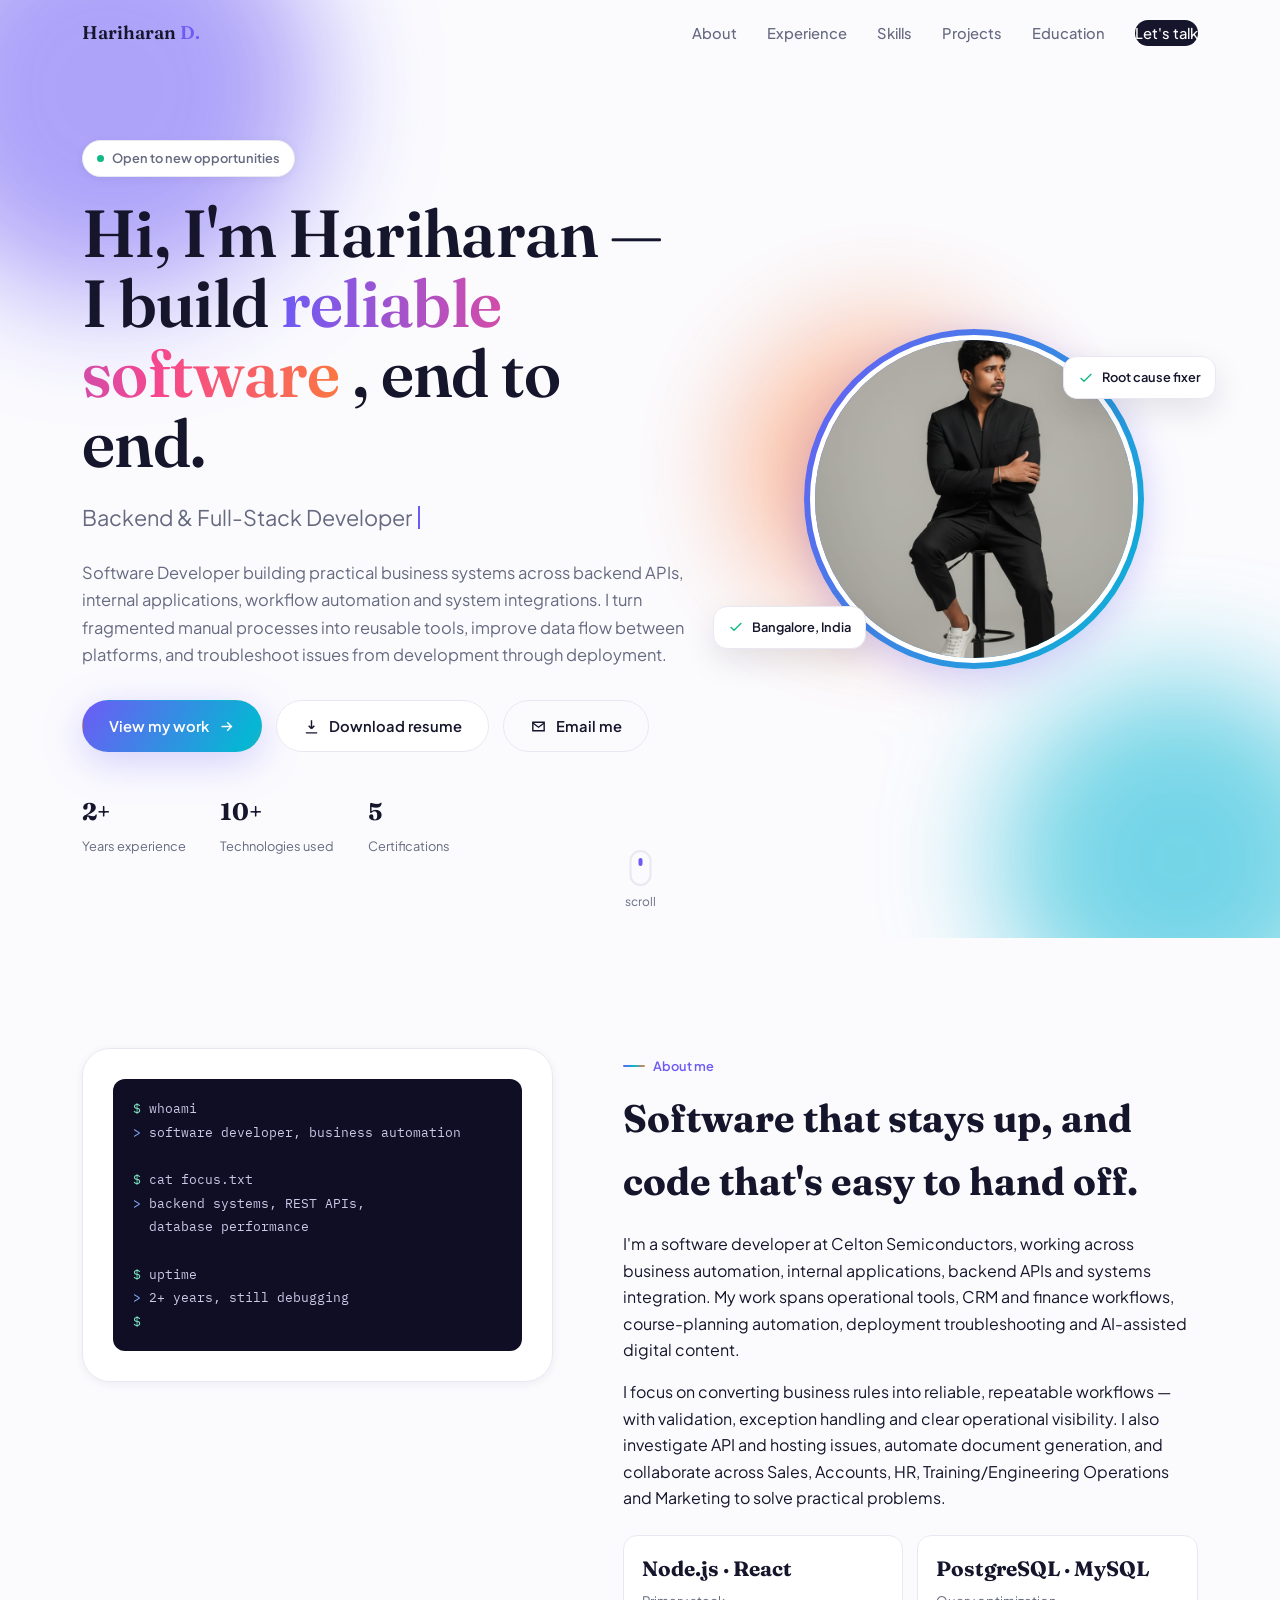
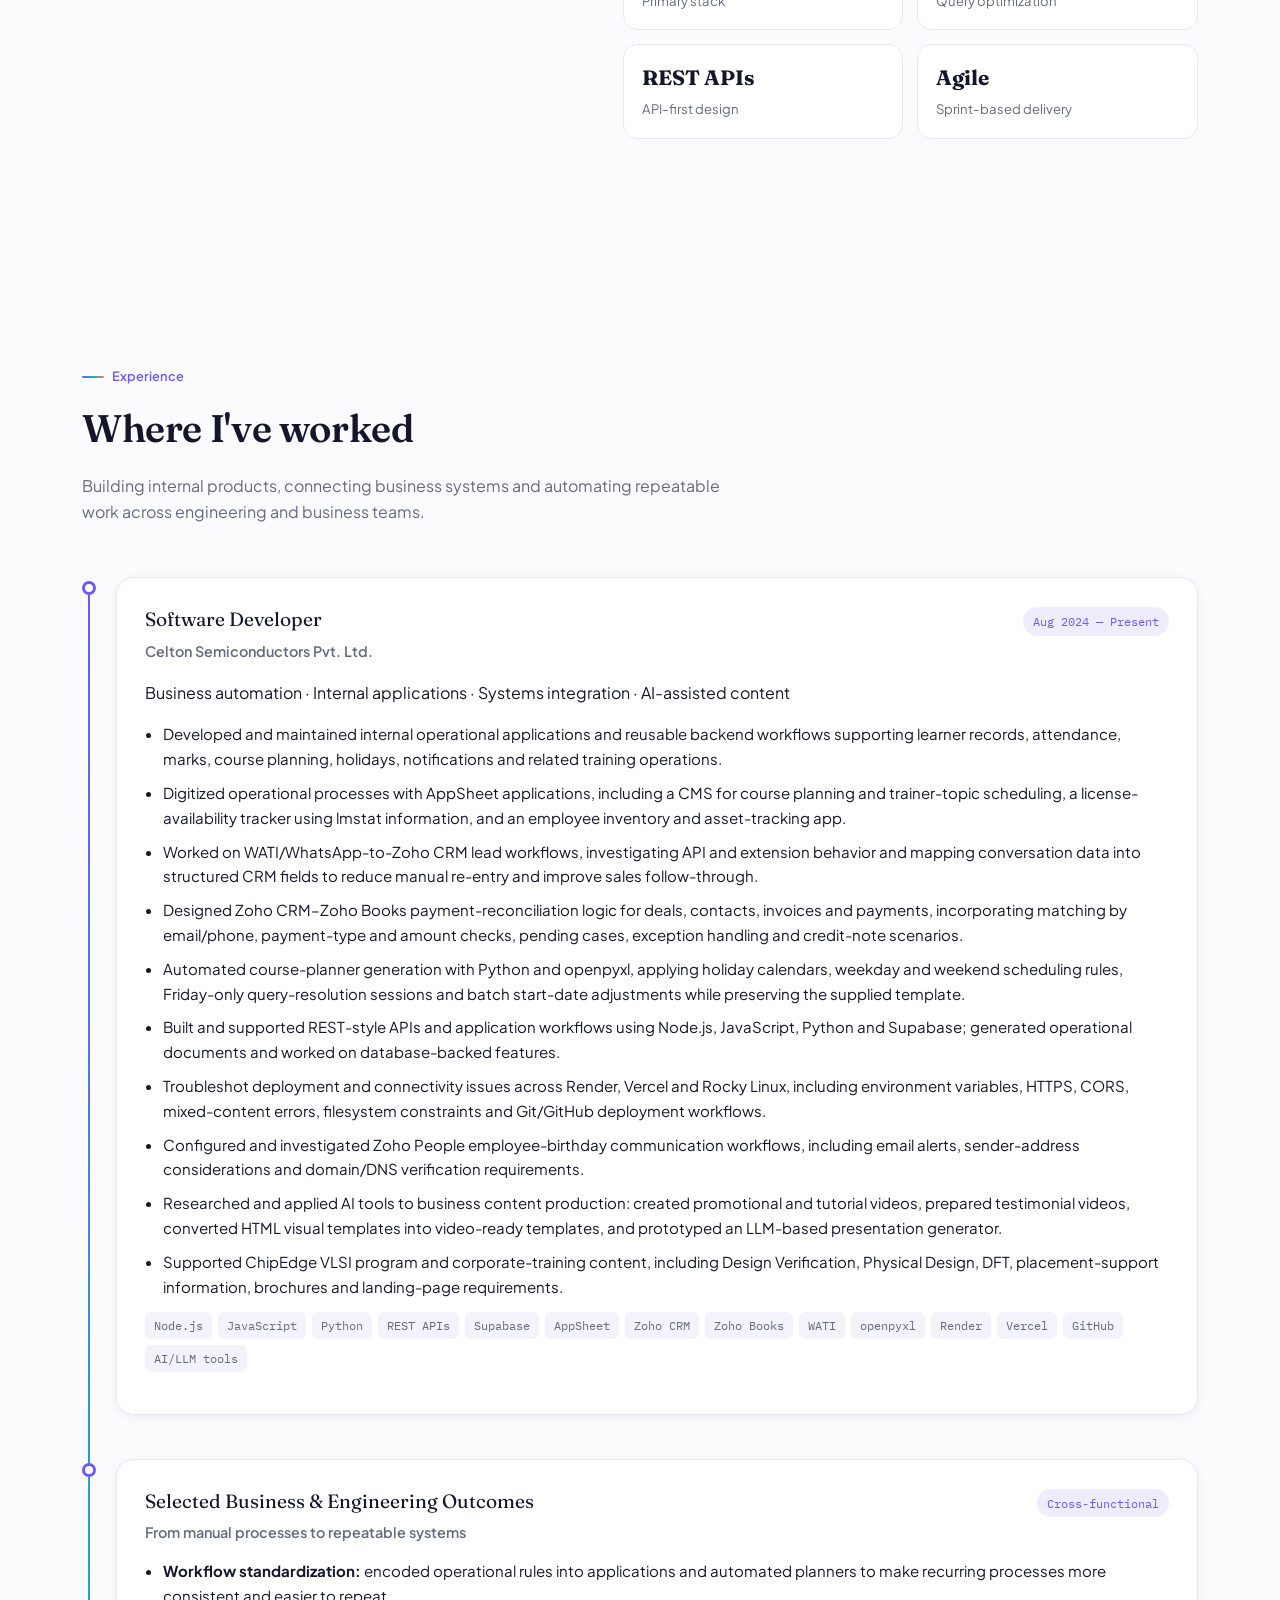
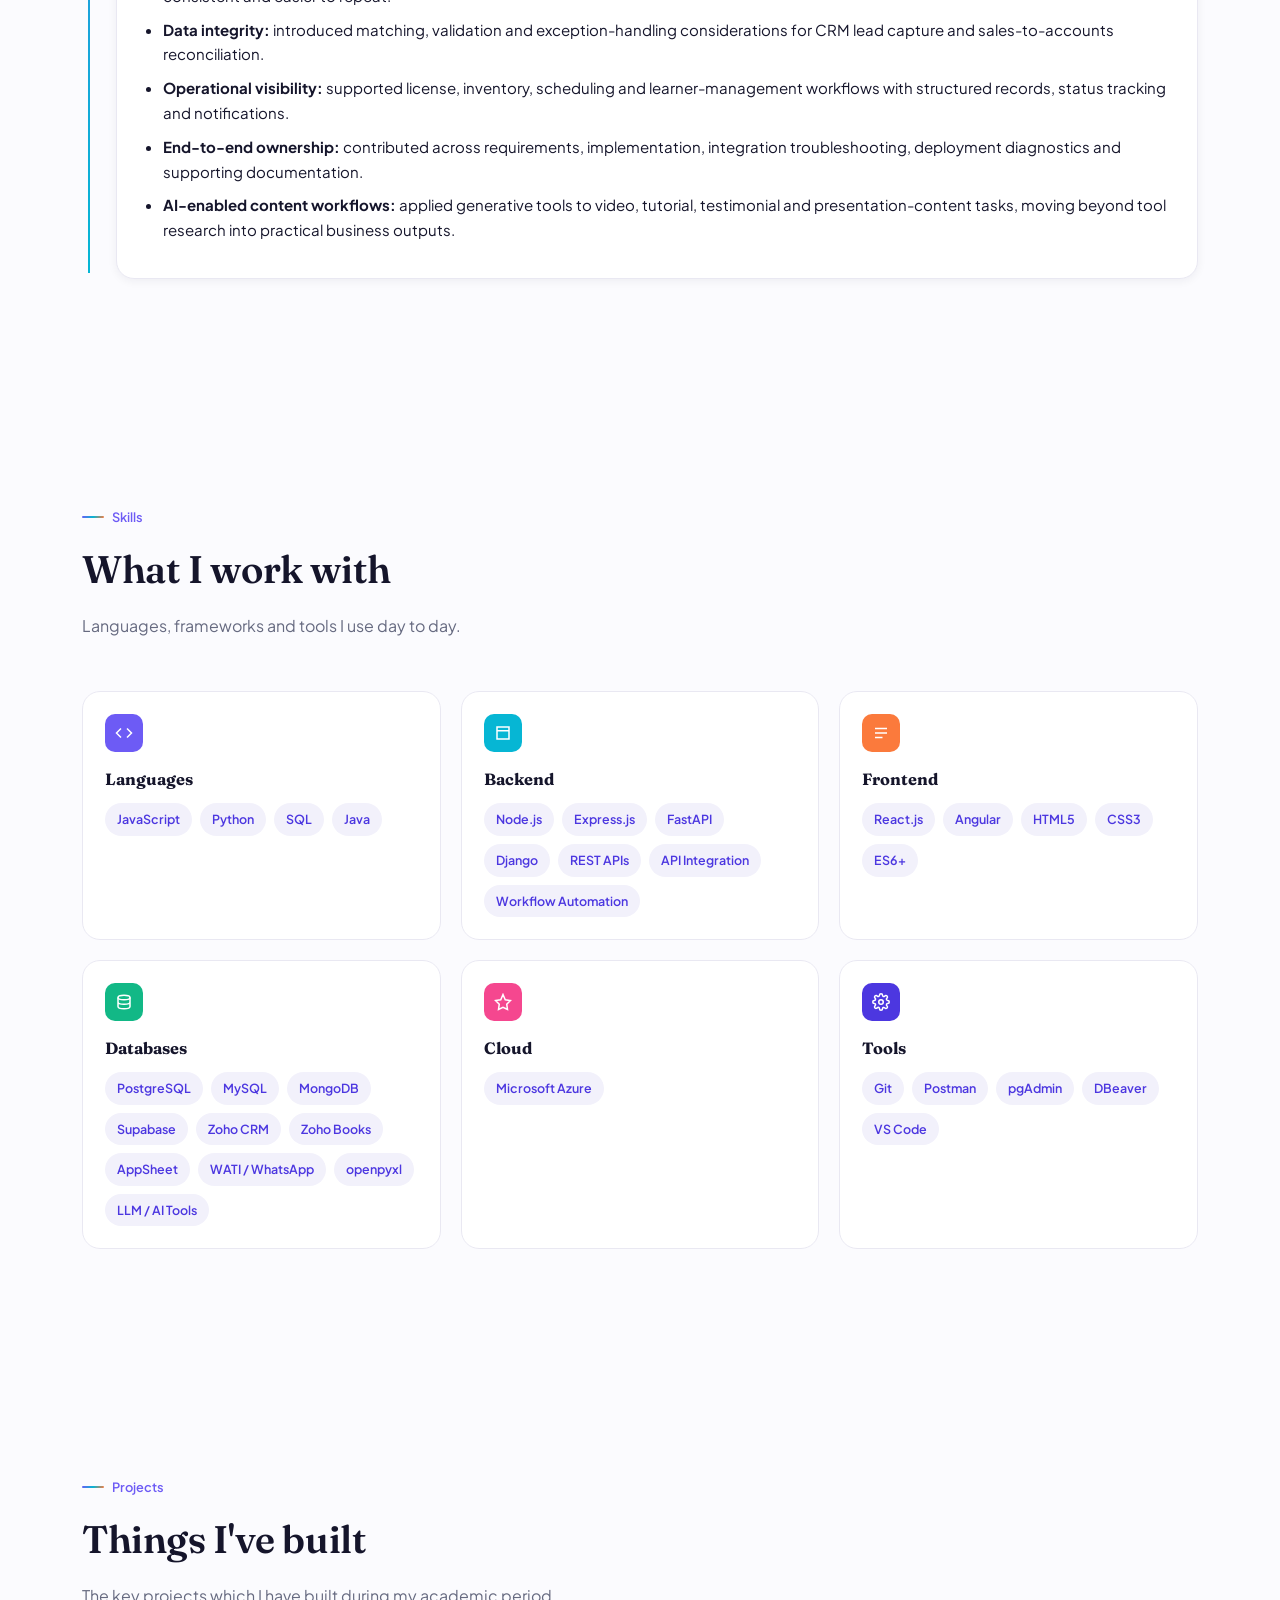
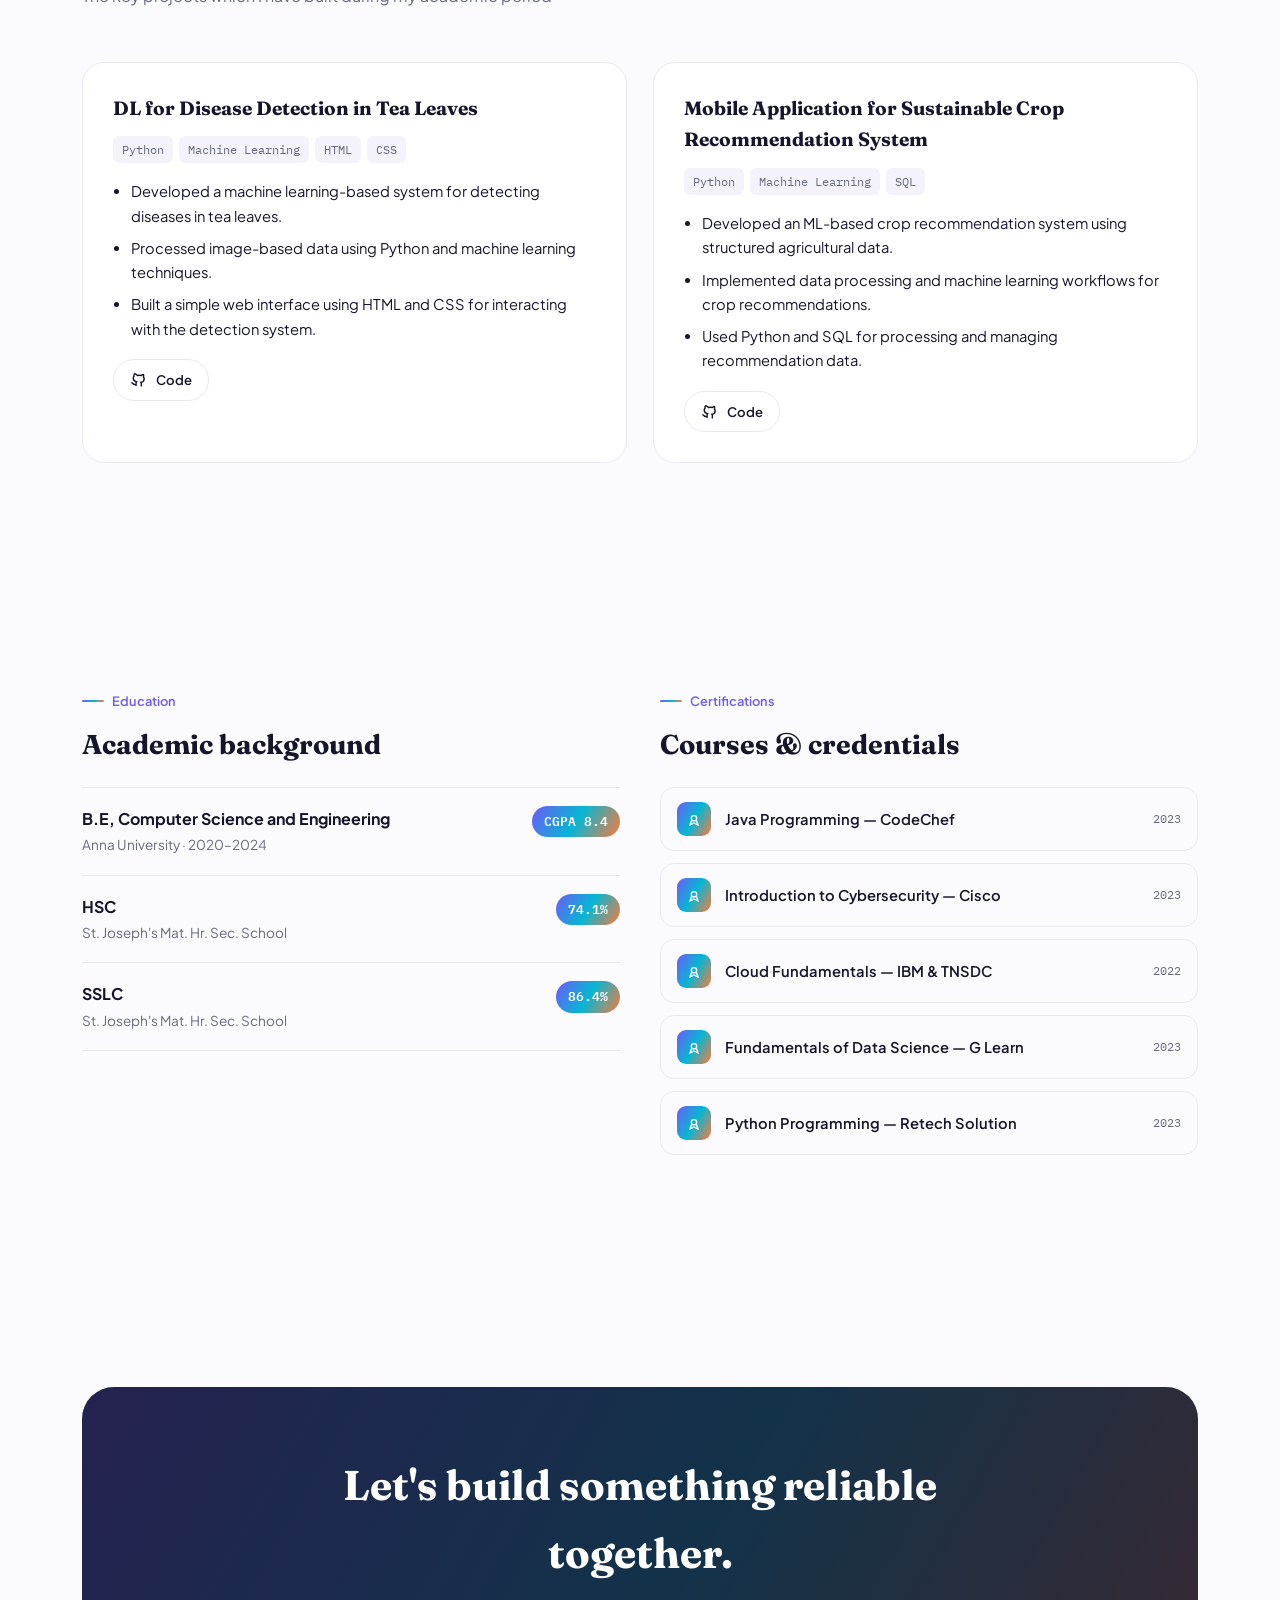
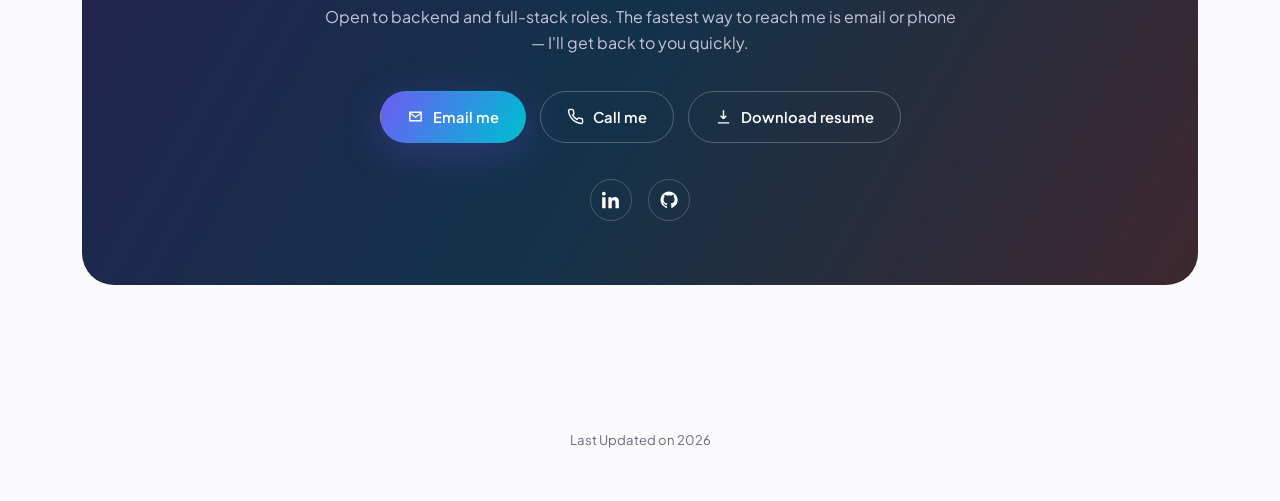
<file: index.html>
<!DOCTYPE html>
<html lang="en">
<head>
  <meta charset="UTF-8" />
  <meta name="viewport" content="width=device-width, initial-scale=1.0" />

  <title>Hariharan D — Software Developer</title>

  <meta
    name="description"
    content="Hariharan D — Software Developer focused on business process automation, full-stack applications, API integrations, workflow digitization and AI-assisted content systems."
  />

  <link rel="preconnect" href="https://fonts.googleapis.com" />
  <link rel="preconnect" href="https://fonts.gstatic.com" crossorigin />

  <link
    href="https://fonts.googleapis.com/css2?family=Fraunces:opsz,wght@9..144,500;9..144,600&family=Plus+Jakarta+Sans:wght@400;500;600;700&family=IBM+Plex+Mono:wght@400;500&display=swap"
    rel="stylesheet"
  />

  <link rel="stylesheet" href="css/style.css" />
</head>

<body>

  <div id="scrollProgress"></div>

  <div class="admin-pill" id="adminPill" style="display:none;">
    ADMIN MODE
  </div>

  <!-- ============ Navbar ============ -->

  <header class="navbar" id="navbar">
    <div class="wrap nav-inner">

      <a href="#top" class="brand">
        Hariharan <span>D.</span>
      </a>

      <nav>
        <ul class="nav-links">
          <li><a href="#about">About</a></li>
          <li><a href="#experience">Experience</a></li>
          <li><a href="#skills">Skills</a></li>
          <li><a href="#projects">Projects</a></li>
          <li><a href="#education">Education</a></li>
          <li><a href="#contact" class="nav-cta">Let's talk</a></li>
        </ul>
      </nav>

      <button
        class="hamburger"
        id="hamburger"
        aria-label="Open menu"
      >
        <svg
          viewBox="0 0 24 24"
          fill="none"
          stroke="currentColor"
          stroke-width="2"
        >
          <path d="M3 6h18M3 12h18M3 18h18" />
        </svg>
      </button>

    </div>
  </header>

  <!-- Mobile Menu -->

  <div class="mobile-menu" id="mobileMenu">

    <div class="mobile-menu-top">

      <span class="brand">
        Hariharan <span>D.</span>
      </span>

      <button
        class="hamburger"
        id="mobileClose"
        aria-label="Close menu"
      >
        <svg
          viewBox="0 0 24 24"
          fill="none"
          stroke="currentColor"
          stroke-width="2"
        >
          <path d="M6 6l12 12M18 6L6 18" />
        </svg>
      </button>

    </div>

    <a href="#about">About</a>
    <a href="#experience">Experience</a>
    <a href="#skills">Skills</a>
    <a href="#projects">Projects</a>
    <a href="#education">Education</a>
    <a href="#contact" class="nav-cta">Let's talk</a>

  </div>

  <main id="top">

    <!-- ============ Hero ============ -->

    <section class="hero" id="hero">

      <div class="hero-blobs">
        <div class="blob blob-1"></div>
        <div class="blob blob-2"></div>
        <div class="blob blob-3"></div>
      </div>

      <div class="wrap hero-grid">

        <div>

          <span class="hero-tag">
            <span class="dot"></span>
            Open to new opportunities
          </span>

          <h1>
            Hi, I'm Hariharan — I build
            <span class="gradient-text">
              reliable software
            </span>,
            end to end.
          </h1>

          <p class="hero-role-line">
            <span id="roleText"></span>
            <span class="cursor"></span>
          </p>

          <p class="desc">
            Software Developer building practical business systems across backend APIs, internal applications, workflow automation and system integrations. I turn fragmented manual processes into reusable tools, improve data flow between platforms, and troubleshoot issues from development through deployment.
          </p>

          <div class="hero-actions">

            <a class="btn btn-primary" href="#projects">
              View my work

              <svg
                viewBox="0 0 24 24"
                fill="none"
                stroke="currentColor"
                stroke-width="2"
              >
                <path d="M5 12h14M13 6l6 6-6 6" />
              </svg>
            </a>

            <!-- DOWNLOAD RESUME BUTTON -->

            <a
              class="btn btn-outline"
              href="./assets/resume.pdf"
              download="Hariharan-D-Software-Developer-Resume.pdf"
            >
              <svg
                viewBox="0 0 24 24"
                fill="none"
                stroke="currentColor"
                stroke-width="2"
              >
                <path d="M12 3v12m0 0l-4-4m4 4l4-4M4 21h16"/>
              </svg>
              Download resume
            </a>

            <a
              class="btn btn-ghost"
              href="mailto:imdhariharan@gmail.com"
            >
              <svg
                viewBox="0 0 24 24"
                fill="none"
                stroke="currentColor"
                stroke-width="2"
              >
                <path d="M4 6h16v12H4z" />
                <path d="M4 7l8 6 8-6" />
              </svg>

              Email me
            </a>

          </div>

          <div class="hero-stats">

            <div>
              <strong>2+</strong>
              <span>Years experience</span>
            </div>

            <div>
              <strong>10+</strong>
              <span>Technologies used</span>
            </div>

            <div>
              <strong>5</strong>
              <span>Certifications</span>
            </div>

          </div>

        </div>

        <div class="hero-photo-wrap">

          <div class="hero-photo-ring">

            <div class="hero-photo">

              <img
                src="assets/profile.jpeg"
                alt="Hariharan D"
              />

            </div>

          </div>

          <div class="hero-badge badge-1">

            <svg
              viewBox="0 0 24 24"
              fill="none"
              stroke="currentColor"
              stroke-width="2"
            >
              <path d="M20 6L9 17l-5-5" />
            </svg>

            Root cause fixer

          </div>

          <div class="hero-badge badge-2">

            <svg
              viewBox="0 0 24 24"
              fill="none"
              stroke="currentColor"
              stroke-width="2"
            >
              <path d="M20 6L9 17l-5-5" />
            </svg>

            Bangalore, India

          </div>

        </div>

      </div>

      <div class="scroll-cue">
        <div class="stick"></div>
        scroll
      </div>

    </section>


    <!-- ============ About ============ -->

    <section id="about">

      <div class="wrap about-grid">

        <div data-reveal>

          <div class="about-card">

            <div class="mini-terminal">

              <span class="p">$</span> whoami<br>

              <span class="k">></span>
              software developer, business automation

              <br><br>

              <span class="p">$</span> cat focus.txt<br>

              <span class="k">></span>
              backend systems, REST APIs,<br>

              &nbsp;&nbsp;database performance

              <br><br>

              <span class="p">$</span> uptime<br>

              <span class="k">></span>
              2+ years, still debugging

              <br>

              <span class="p">$</span>
              <span
                class="cursor"
                style="background:#7ee6c4;"
              ></span>

            </div>

          </div>

        </div>


        <div data-reveal data-reveal-delay="1">

          <span class="eyebrow">
            About me
          </span>

          <h2
            style="
              font-size:clamp(1.8rem,3vw,2.4rem);
              margin-bottom:18px;
            "
          >
            Software that stays up, and code that's easy to hand off.
          </h2>

          <p>
            I'm a software developer at Celton Semiconductors, working across business automation, internal applications, backend APIs and systems integration. My work spans operational tools, CRM and finance workflows, course-planning automation, deployment troubleshooting and AI-assisted digital content.
          </p>

          <p class="muted">
            I focus on converting business rules into reliable, repeatable workflows — with validation, exception handling and clear operational visibility. I also investigate API and hosting issues, automate document generation, and collaborate across Sales, Accounts, HR, Training/Engineering Operations and Marketing to solve practical problems.
          </p>

          <div class="about-highlights">

            <div class="highlight">
              <strong>Node.js · React</strong>
              <span>Primary stack</span>
            </div>

            <div class="highlight">
              <strong>PostgreSQL · MySQL</strong>
              <span>Query optimization</span>
            </div>

            <div class="highlight">
              <strong>REST APIs</strong>
              <span>API-first design</span>
            </div>

            <div class="highlight">
              <strong>Agile</strong>
              <span>Sprint-based delivery</span>
            </div>

          </div>

        </div>

      </div>

    </section>


    <!-- ============ Experience ============ -->

    <section id="experience">

      <div class="wrap">

        <div class="section-head" data-reveal>

          <span class="eyebrow">
            Experience
          </span>

          <h2>
            Where I've worked
          </h2>

          <p>
            Building internal products, connecting business systems and automating repeatable work across engineering and business teams.
          </p>

        </div>


        <div class="timeline">

          <div class="tl-entry" data-reveal>
            <div class="tl-dot"></div>
            <div class="tl-card">
              <div class="tl-meta">
                <span class="role">Software Developer</span>
                <span class="date">Aug 2024 — Present</span>
              </div>
              <div class="tl-org">Celton Semiconductors Pvt. Ltd.</div>
              <p class="muted">Business automation · Internal applications · Systems integration · AI-assisted content</p>
              <ul>
                <li>Developed and maintained internal operational applications and reusable backend workflows supporting learner records, attendance, marks, course planning, holidays, notifications and related training operations.</li>
                <li>Digitized operational processes with AppSheet applications, including a CMS for course planning and trainer-topic scheduling, a license-availability tracker using lmstat information, and an employee inventory and asset-tracking app.</li>
                <li>Worked on WATI/WhatsApp-to-Zoho CRM lead workflows, investigating API and extension behavior and mapping conversation data into structured CRM fields to reduce manual re-entry and improve sales follow-through.</li>
                <li>Designed Zoho CRM–Zoho Books payment-reconciliation logic for deals, contacts, invoices and payments, incorporating matching by email/phone, payment-type and amount checks, pending cases, exception handling and credit-note scenarios.</li>
                <li>Automated course-planner generation with Python and openpyxl, applying holiday calendars, weekday and weekend scheduling rules, Friday-only query-resolution sessions and batch start-date adjustments while preserving the supplied template.</li>
                <li>Built and supported REST-style APIs and application workflows using Node.js, JavaScript, Python and Supabase; generated operational documents and worked on database-backed features.</li>
                <li>Troubleshot deployment and connectivity issues across Render, Vercel and Rocky Linux, including environment variables, HTTPS, CORS, mixed-content errors, filesystem constraints and Git/GitHub deployment workflows.</li>
                <li>Configured and investigated Zoho People employee-birthday communication workflows, including email alerts, sender-address considerations and domain/DNS verification requirements.</li>
                <li>Researched and applied AI tools to business content production: created promotional and tutorial videos, prepared testimonial videos, converted HTML visual templates into video-ready templates, and prototyped an LLM-based presentation generator.</li>
                <li>Supported ChipEdge VLSI program and corporate-training content, including Design Verification, Physical Design, DFT, placement-support information, brochures and landing-page requirements.</li>
              </ul>
              <div class="project-stack">
                <span>Node.js</span><span>JavaScript</span><span>Python</span><span>REST APIs</span>
                <span>Supabase</span><span>AppSheet</span><span>Zoho CRM</span><span>Zoho Books</span>
                <span>WATI</span><span>openpyxl</span><span>Render</span><span>Vercel</span><span>GitHub</span><span>AI/LLM tools</span>
              </div>
            </div>
          </div>

          <div class="tl-entry" data-reveal data-reveal-delay="1">
            <div class="tl-dot"></div>
            <div class="tl-card">
              <div class="tl-meta">
                <span class="role">Selected Business & Engineering Outcomes</span>
                <span class="date">Cross-functional</span>
              </div>
              <div class="tl-org">From manual processes to repeatable systems</div>
              <ul>
                <li><strong>Workflow standardization:</strong> encoded operational rules into applications and automated planners to make recurring processes more consistent and easier to repeat.</li>
                <li><strong>Data integrity:</strong> introduced matching, validation and exception-handling considerations for CRM lead capture and sales-to-accounts reconciliation.</li>
                <li><strong>Operational visibility:</strong> supported license, inventory, scheduling and learner-management workflows with structured records, status tracking and notifications.</li>
                <li><strong>End-to-end ownership:</strong> contributed across requirements, implementation, integration troubleshooting, deployment diagnostics and supporting documentation.</li>
                <li><strong>AI-enabled content workflows:</strong> applied generative tools to video, tutorial, testimonial and presentation-content tasks, moving beyond tool research into practical business outputs.</li>
              </ul>
            </div>
          </div>

        </div>

      </div>

    </section>


    <!-- ============ Skills ============ -->

    <section id="skills">

      <div class="wrap">

        <div class="section-head" data-reveal>

          <span class="eyebrow">
            Skills
          </span>

          <h2>
            What I work with
          </h2>

          <p>
            Languages, frameworks and tools I use day to day.
          </p>

        </div>


        <div class="skills-wrap">

          <div class="skill-card" data-reveal>

            <div
              class="icon-tile"
              style="background:var(--primary);"
            >

              <svg
                viewBox="0 0 24 24"
                fill="none"
                stroke="currentColor"
                stroke-width="2"
              >
                <path d="M16 18l6-6-6-6M8 6l-6 6 6 6" />
              </svg>

            </div>

            <h3>
              Languages
            </h3>

            <div class="chip-row">

              <span class="chip">JavaScript</span>
              <span class="chip">Python</span>
              <span class="chip">SQL</span>
              <span class="chip">Java</span>

            </div>

          </div>


          <div
            class="skill-card"
            data-reveal
            data-reveal-delay="1"
          >

            <div
              class="icon-tile"
              style="background:var(--cyan);"
            >

              <svg
                viewBox="0 0 24 24"
                fill="none"
                stroke="currentColor"
                stroke-width="2"
              >
                <path d="M4 4h16v16H4z" />
                <path d="M4 9h16" />
              </svg>

            </div>

            <h3>
              Backend
            </h3>

            <div class="chip-row">

              <span class="chip">Node.js</span>
              <span class="chip">Express.js</span>
              <span class="chip">FastAPI</span>
              <span class="chip">Django</span>
              <span class="chip">REST APIs</span>
              <span class="chip">API Integration</span>
              <span class="chip">Workflow Automation</span>

            </div>

          </div>


          <div
            class="skill-card"
            data-reveal
            data-reveal-delay="2"
          >

            <div
              class="icon-tile"
              style="background:var(--orange);"
            >

              <svg
                viewBox="0 0 24 24"
                fill="none"
                stroke="currentColor"
                stroke-width="2"
              >
                <path d="M4 6h16M4 12h16M4 18h10" />
              </svg>

            </div>

            <h3>
              Frontend
            </h3>

            <div class="chip-row">

              <span class="chip">React.js</span>
              <span class="chip">Angular</span>
              <span class="chip">HTML5</span>
              <span class="chip">CSS3</span>
              <span class="chip">ES6+</span>

            </div>

          </div>


          <div class="skill-card" data-reveal>

            <div
              class="icon-tile"
              style="background:var(--mint);"
            >

              <svg
                viewBox="0 0 24 24"
                fill="none"
                stroke="currentColor"
                stroke-width="2"
              >
                <ellipse
                  cx="12"
                  cy="6"
                  rx="8"
                  ry="3"
                />

                <path
                  d="M4 6v6c0 1.7 3.6 3 8 3s8-1.3 8-3V6M4 12v6c0 1.7 3.6 3 8 3s8-1.3 8-3v-6"
                />

              </svg>

            </div>

            <h3>
              Databases
            </h3>

            <div class="chip-row">

              <span class="chip">PostgreSQL</span>
              <span class="chip">MySQL</span>
              <span class="chip">MongoDB</span>
              <span class="chip">Supabase</span>
              <span class="chip">Zoho CRM</span>
              <span class="chip">Zoho Books</span>
              <span class="chip">AppSheet</span>
              <span class="chip">WATI / WhatsApp</span>
              <span class="chip">openpyxl</span>
              <span class="chip">LLM / AI Tools</span>

            </div>

          </div>


          <div
            class="skill-card"
            data-reveal
            data-reveal-delay="1"
          >

            <div
              class="icon-tile"
              style="background:var(--pink);"
            >

              <svg
                viewBox="0 0 24 24"
                fill="none"
                stroke="currentColor"
                stroke-width="2"
              >

                <path
                  d="M12 2l3 7 7 1-5 5 1 7-6-3-6 3 1-7-5-5 7-1z"
                />

              </svg>

            </div>

            <h3>
              Cloud
            </h3>

            <div class="chip-row">

              <span class="chip">
                Microsoft Azure
              </span>

            </div>

          </div>


          <div
            class="skill-card"
            data-reveal
            data-reveal-delay="2"
          >

            <div
              class="icon-tile"
              style="background:var(--primary-dark);"
            >

              <svg
                viewBox="0 0 24 24"
                fill="none"
                stroke="currentColor"
                stroke-width="2"
              >

                <circle
                  cx="12"
                  cy="12"
                  r="3"
                />

                <path
                  d="M19.4 15a1.7 1.7 0 00.3 1.9l.1.1a2 2 0 11-2.8 2.8l-.1-.1a1.7 1.7 0 00-1.9-.3 1.7 1.7 0 00-1 1.5V21a2 2 0 11-4 0v-.1a1.7 1.7 0 00-1-1.6 1.7 1.7 0 00-1.9.3l-.1.1a2 2 0 11-2.8-2.8l.1-.1a1.7 1.7 0 00.3-1.9 1.7 1.7 0 00-1.5-1H3a2 2 0 110-4h.1a1.7 1.7 0 001.5-1 1.7 1.7 0 00-.3-1.9l-.1-.1a2 2 0 112.8-2.8l.1.1a1.7 1.7 0 001.9.3H9a1.7 1.7 0 001-1.5V3a2 2 0 114 0v.1a1.7 1.7 0 001 1.5 1.7 1.7 0 001.9-.3l.1-.1a2 2 0 112.8 2.8l-.1.1a1.7 1.7 0 00-.3 1.9V9a1.7 1.7 0 001.5 1H21a2 2 0 110 4h-.1a1.7 1.7 0 00-1.5 1z"
                />

              </svg>

            </div>

            <h3>
              Tools
            </h3>

            <div class="chip-row">

              <span class="chip">Git</span>
              <span class="chip">Postman</span>
              <span class="chip">pgAdmin</span>
              <span class="chip">DBeaver</span>
              <span class="chip">VS Code</span>

            </div>

          </div>

        </div>

      </div>

    </section>


    <!-- ============ Projects ============ -->

    <section id="projects">

      <div class="wrap">

        <div class="section-head" data-reveal>

          <span class="eyebrow">
            Projects
          </span>

          <h2>
            Things I've built
          </h2>

          <p>
            The key projects which I have built during my academic period
          </p>

        </div>


        <div class="projects-grid">


          <!-- Project 1 -->

          <div
            class="project-card"
            data-reveal
          >

            <div class="project-inner">

              <div class="project-top">

                <h3>
                  DL for Disease Detection in Tea Leaves
                </h3>

              </div>

              <div class="project-stack">

                <span>Python</span>
                <span>Machine Learning</span>
                <span>HTML</span>
                <span>CSS</span>

              </div>

              <ul>

                <li>
                  Developed a machine learning-based system for
                  detecting diseases in tea leaves.
                </li>

                <li>
                  Processed image-based data using Python and machine
                  learning techniques.
                </li>

                <li>
                  Built a simple web interface using HTML and CSS
                  for interacting with the detection system.
                </li>

              </ul>

              <div class="project-links">

                <a
                  class="btn btn-outline btn-sm"
                  href="https://github.com/Hariharan-345/DL-for-Tea-Leaves-Disease-Detection"
                  target="_blank"
                  rel="noopener"
                >

                  <svg
                    viewBox="0 0 24 24"
                    fill="none"
                    stroke="currentColor"
                    stroke-width="2"
                  >

                    <path
                      d="M9 19c-5 1.5-5-2.5-7-3m14 6v-3.9c0-1 .1-1.4-.5-2 2-.2 4.5-1 4.5-5a4 4 0 00-1-2.7c.4-1 .4-2.2 0-3.3 0 0-1-.3-3 1.2a10 10 0 00-5.5 0C7.6 3.7 6.6 4 6.6 4a4 4 0 00-1 3.3A4 4 0 004.6 10c0 4 2.5 4.8 4.5 5-.6.6-.6 1.2-.5 2V21"
                    />

                  </svg>

                  Code

                </a>

              </div>

            </div>

          </div>


          <!-- Project 2 -->

          <div
            class="project-card"
            data-reveal
            data-reveal-delay="1"
          >

            <div class="project-inner">

              <div class="project-top">

                <h3>
                  Mobile Application for Sustainable Crop Recommendation System
                </h3>

              </div>

              <div class="project-stack">

                <span>Python</span>
                <span>Machine Learning</span>
                <span>SQL</span>

              </div>

              <ul>

                <li>
                  Developed an ML-based crop recommendation system
                  using structured agricultural data.
                </li>

                <li>
                  Implemented data processing and machine learning
                  workflows for crop recommendations.
                </li>

                <li>
                  Used Python and SQL for processing and managing
                  recommendation data.
                </li>

              </ul>

              <div class="project-links">

                <a
                  class="btn btn-outline btn-sm"
                  href="https://github.com/Hariharan-345/Mobile-Application-for-Crop-Recommendation"
                  target="_blank"
                  rel="noopener"
                >

                  <svg
                    viewBox="0 0 24 24"
                    fill="none"
                    stroke="currentColor"
                    stroke-width="2"
                  >

                    <path
                      d="M9 19c-5 1.5-5-2.5-7-3m14 6v-3.9c0-1 .1-1.4-.5-2 2-.2 4.5-1 4.5-5a4 4 0 00-1-2.7c.4-1 .4-2.2 0-3.3 0 0-1-.3-3 1.2a10 10 0 00-5.5 0C7.6 3.7 6.6 4 6.6 4a4 4 0 00-1 3.3A4 4 0 004.6 10c0 4 2.5 4.8 4.5 5-.6.6-.6 1.2-.5 2V21"
                    />

                  </svg>

                  Code

                </a>

              </div>

            </div>

          </div>

        </div>

      </div>

    </section>


    <!-- ============ Education & Certifications ============ -->

    <section id="education">

      <div class="wrap edu-cert-grid">


        <!-- Education -->

        <div data-reveal>

          <span class="eyebrow">
            Education
          </span>

          <h2
            style="
              font-size:1.7rem;
              margin-bottom:20px;
            "
          >
            Academic background
          </h2>


          <div class="edu-item">

            <div>

              <div class="school">
                B.E, Computer Science and Engineering
              </div>

              <div class="detail">
                Anna University · 2020–2024
              </div>

            </div>

            <div class="score">
              CGPA 8.4
            </div>

          </div>


          <div class="edu-item">

            <div>

              <div class="school">
                HSC
              </div>

              <div class="detail">
                St. Joseph's Mat. Hr. Sec. School
              </div>

            </div>

            <div class="score">
              74.1%
            </div>

          </div>


          <div class="edu-item">

            <div>

              <div class="school">
                SSLC
              </div>

              <div class="detail">
                St. Joseph's Mat. Hr. Sec. School
              </div>

            </div>

            <div class="score">
              86.4%
            </div>

          </div>

        </div>


        <!-- Certifications -->

        <div data-reveal data-reveal-delay="1">

          <span class="eyebrow">
            Certifications
          </span>

          <h2
            style="
              font-size:1.7rem;
              margin-bottom:20px;
            "
          >
            Courses & credentials
          </h2>


          <div class="cert-item">

            <div class="cert-icon">

              <svg
                viewBox="0 0 24 24"
                fill="none"
                stroke="currentColor"
                stroke-width="2"
              >

                <path
                  d="M12 15a4 4 0 100-8 4 4 0 000 8zM8.2 14.5L6 21l6-3 6 3-2.2-6.5"
                />

              </svg>

            </div>

            <span class="cert-name">
              Java Programming — CodeChef
            </span>

            <span class="cert-year">
              2023
            </span>

          </div>


          <div class="cert-item">

            <div class="cert-icon">

              <svg
                viewBox="0 0 24 24"
                fill="none"
                stroke="currentColor"
                stroke-width="2"
              >

                <path
                  d="M12 15a4 4 0 100-8 4 4 0 000 8zM8.2 14.5L6 21l6-3 6 3-2.2-6.5"
                />

              </svg>

            </div>

            <span class="cert-name">
              Introduction to Cybersecurity — Cisco
            </span>

            <span class="cert-year">
              2023
            </span>

          </div>


          <div class="cert-item">

            <div class="cert-icon">

              <svg
                viewBox="0 0 24 24"
                fill="none"
                stroke="currentColor"
                stroke-width="2"
              >

                <path
                  d="M12 15a4 4 0 100-8 4 4 0 000 8zM8.2 14.5L6 21l6-3 6 3-2.2-6.5"
                />

              </svg>

            </div>

            <span class="cert-name">
              Cloud Fundamentals — IBM & TNSDC
            </span>

            <span class="cert-year">
              2022
            </span>

          </div>


          <div class="cert-item">

            <div class="cert-icon">

              <svg
                viewBox="0 0 24 24"
                fill="none"
                stroke="currentColor"
                stroke-width="2"
              >

                <path
                  d="M12 15a4 4 0 100-8 4 4 0 000 8zM8.2 14.5L6 21l6-3 6 3-2.2-6.5"
                />

              </svg>

            </div>

            <span class="cert-name">
              Fundamentals of Data Science — G Learn
            </span>

            <span class="cert-year">
              2023
            </span>

          </div>


          <div class="cert-item">

            <div class="cert-icon">

              <svg
                viewBox="0 0 24 24"
                fill="none"
                stroke="currentColor"
                stroke-width="2"
              >

                <path
                  d="M12 15a4 4 0 100-8 4 4 0 000 8zM8.2 14.5L6 21l6-3 6 3-2.2-6.5"
                />

              </svg>

            </div>

            <span class="cert-name">
              Python Programming — Retech Solution
            </span>

            <span class="cert-year">
              2023
            </span>

          </div>

        </div>

      </div>

    </section>


    <!-- Admin-added sections render here -->

    <div
      id="customSections"
      class="wrap"
    ></div>


    <!-- ============ Contact ============ -->

    <section id="contact">

      <div class="wrap">

        <div
          class="contact-panel"
          data-reveal
        >

          <div class="contact-inner">

            <h2>
              Let's build something reliable together.
            </h2>

            <p>
              Open to backend and full-stack roles.
              The fastest way to reach me is email or phone —
              I'll get back to you quickly.
            </p>


            <div class="contact-actions">

              <a
                class="btn btn-primary"
                href="mailto:imdhariharan@gmail.com"
              >

                <svg
                  viewBox="0 0 24 24"
                  fill="none"
                  stroke="currentColor"
                  stroke-width="2"
                >
                  <path d="M4 6h16v12H4z" />
                  <path d="M4 7l8 6 8-6" />
                </svg>

                Email me

              </a>


              <a
                class="btn btn-outline"
                href="tel:+919080940328"
              >

                <svg
                  viewBox="0 0 24 24"
                  fill="none"
                  stroke="currentColor"
                  stroke-width="2"
                >

                  <path
                    d="M22 16.9v3a2 2 0 01-2.2 2 19.8 19.8 0 01-8.6-3 19.5 19.5 0 01-6-6 19.8 19.8 0 01-3-8.7A2 2 0 014.1 2h3a2 2 0 012 1.7c.1 1 .3 2 .6 3a2 2 0 01-.5 2.1L8 10a16 16 0 006 6l1.3-1.3a2 2 0 012-.5c1 .3 2 .5 3 .6a2 2 0 011.7 2.1z"
                  />

                </svg>

                Call me

              </a>


              <!-- DOWNLOAD RESUME BUTTON -->

              <a
                class="btn btn-outline"
                href="./assets/resume.pdf"
                download="Hariharan-D-Software-Developer-Resume.pdf"
              >
                <svg
                  viewBox="0 0 24 24"
                  fill="none"
                  stroke="currentColor"
                  stroke-width="2"
                >
                  <path d="M12 3v12m0 0l-4-4m4 4l4-4M4 21h16"/>
                </svg>
                Download resume
              </a>

            </div>


            <div class="contact-socials">


              <!-- LinkedIn -->

              <a
                href="https://www.linkedin.com/in/hariharan-d-370a40285"
                target="_blank"
                rel="noopener"
                aria-label="LinkedIn"
              >

                <svg
                  viewBox="0 0 24 24"
                  fill="currentColor"
                >

                  <path
                    d="M4.98 3.5C4.98 4.9 3.9 6 2.5 6S0 4.9 0 3.5 1.1 1 2.5 1s2.48 1.1 2.48 2.5zM.24 8.24h4.5V23h-4.5V8.24zM8.5 8.24h4.3v2h.06c.6-1.1 2.06-2.3 4.24-2.3 4.53 0 5.37 3 5.37 6.86V23h-4.5v-6.9c0-1.65-.03-3.77-2.3-3.77-2.3 0-2.65 1.8-2.65 3.65V23h-4.5V8.24z"
                  />

                </svg>

              </a>


              <!-- GitHub -->

              <a
                href="https://www.github.com/Hariharan-345"
                target="_blank"
                rel="noopener"
                aria-label="GitHub"
              >

                <svg
                  viewBox="0 0 24 24"
                  fill="currentColor"
                >

                  <path
                    d="M12 .5C5.73.5.75 5.48.75 11.75c0 5.02 3.26 9.27 7.77 10.77.57.1.78-.25.78-.55v-2c-3.16.69-3.83-1.52-3.83-1.52-.52-1.3-1.26-1.66-1.26-1.66-1.03-.7.08-.69.08-.69 1.14.08 1.74 1.17 1.74 1.17 1.01 1.73 2.65 1.23 3.3.94.1-.74.4-1.23.72-1.5-2.52-.29-5.17-1.26-5.17-5.6 0-1.24.44-2.25 1.17-3.05-.12-.29-.5-1.45.11-3.02 0 0 .96-.3 3.14 1.16a10.9 10.9 0 015.72 0c2.18-1.46 3.14-1.16 3.14-1.16.61 1.57.23 2.73.11 3.02.73.8 1.17 1.81 1.17 3.05 0 4.35-2.65 5.31-5.18 5.59.41.36.77 1.06.77 2.14v3.17c0 .3.2.66.79.55 4.5-1.51 7.76-5.76 7.76-10.77C23.25 5.48 18.27.5 12 .5z"
                  />

                </svg>

              </a>

            </div>

          </div>

        </div>

      </div>

    </section>

  </main>


  <footer class="site-footer">
    Last Updated on
    <span id="year"></span>
  </footer>
  


  <!-- ================= Admin controls ================= -->

  <div
    class="admin-fab"
    id="adminFab"
    style="display:none;"
  >

    <button
      class="secondary-a"
      id="btnPreview"
    >
      Preview as visitor
    </button>

    <button
      class="primary-a"
      id="btnAddSection"
    >
      + Add section
    </button>

    <button
      class="secondary-a"
      id="btnLogout"
    >
      Log out
    </button>

  </div>


  <!-- Login modal -->

  <div
    class="modal-overlay"
    id="loginOverlay"
  >

    <div class="modal">

      <h3>
        Admin access
      </h3>

      <p class="hint">
        Only you should have this password.
        It's checked in your browser, so treat it as a lock, not a vault.
      </p>

      <label for="pwInput">
        Password
      </label>

      <input
        type="password"
        id="pwInput"
        placeholder="••••••••"
      />

      <p
        class="modal-error"
        id="loginError"
      >
        Incorrect password.
      </p>

      <div class="modal-actions">

        <button id="btnCancelLogin">
          Cancel
        </button>

        <button
          class="primary"
          id="btnSubmitLogin"
        >
          Unlock
        </button>

      </div>

    </div>

  </div>


  <!-- Add / edit section modal -->

  <div
    class="modal-overlay"
    id="sectionOverlay"
  >

    <div class="modal">

      <h3 id="sectionModalTitle">
        Add a section
      </h3>

      <p class="hint">
        Draft sections are only visible to you while admin mode is on.
        Publish when you're ready for visitors to see it.
      </p>

      <input
        type="hidden"
        id="editingId"
      />

      <label for="secTitle">
        Title
      </label>

      <input
        type="text"
        id="secTitle"
        placeholder="e.g. Writing, Talks, Open Source"
      />

      <label for="secSubtitle">
        Subtitle (optional)
      </label>

      <input
        type="text"
        id="secSubtitle"
        placeholder="A short line under the title"
      />

      <label for="secBody">
        Content
      </label>

      <textarea
        id="secBody"
        placeholder="Write the section content here. Line breaks are preserved."
      ></textarea>

      <div class="checkline">

        <input
          type="checkbox"
          id="secPublished"
        />

        <label
          for="secPublished"
          style="margin:0;"
        >
          Publish immediately
          (uncheck to keep as a private draft)
        </label>

      </div>

      <div class="modal-actions">

        <button id="btnCancelSection">
          Cancel
        </button>

        <button
          class="primary"
          id="btnSaveSection"
        >
          Save section
        </button>

      </div>

    </div>

  </div>


  <script src="js/script.js"></script>

</body>
</html>
</file>
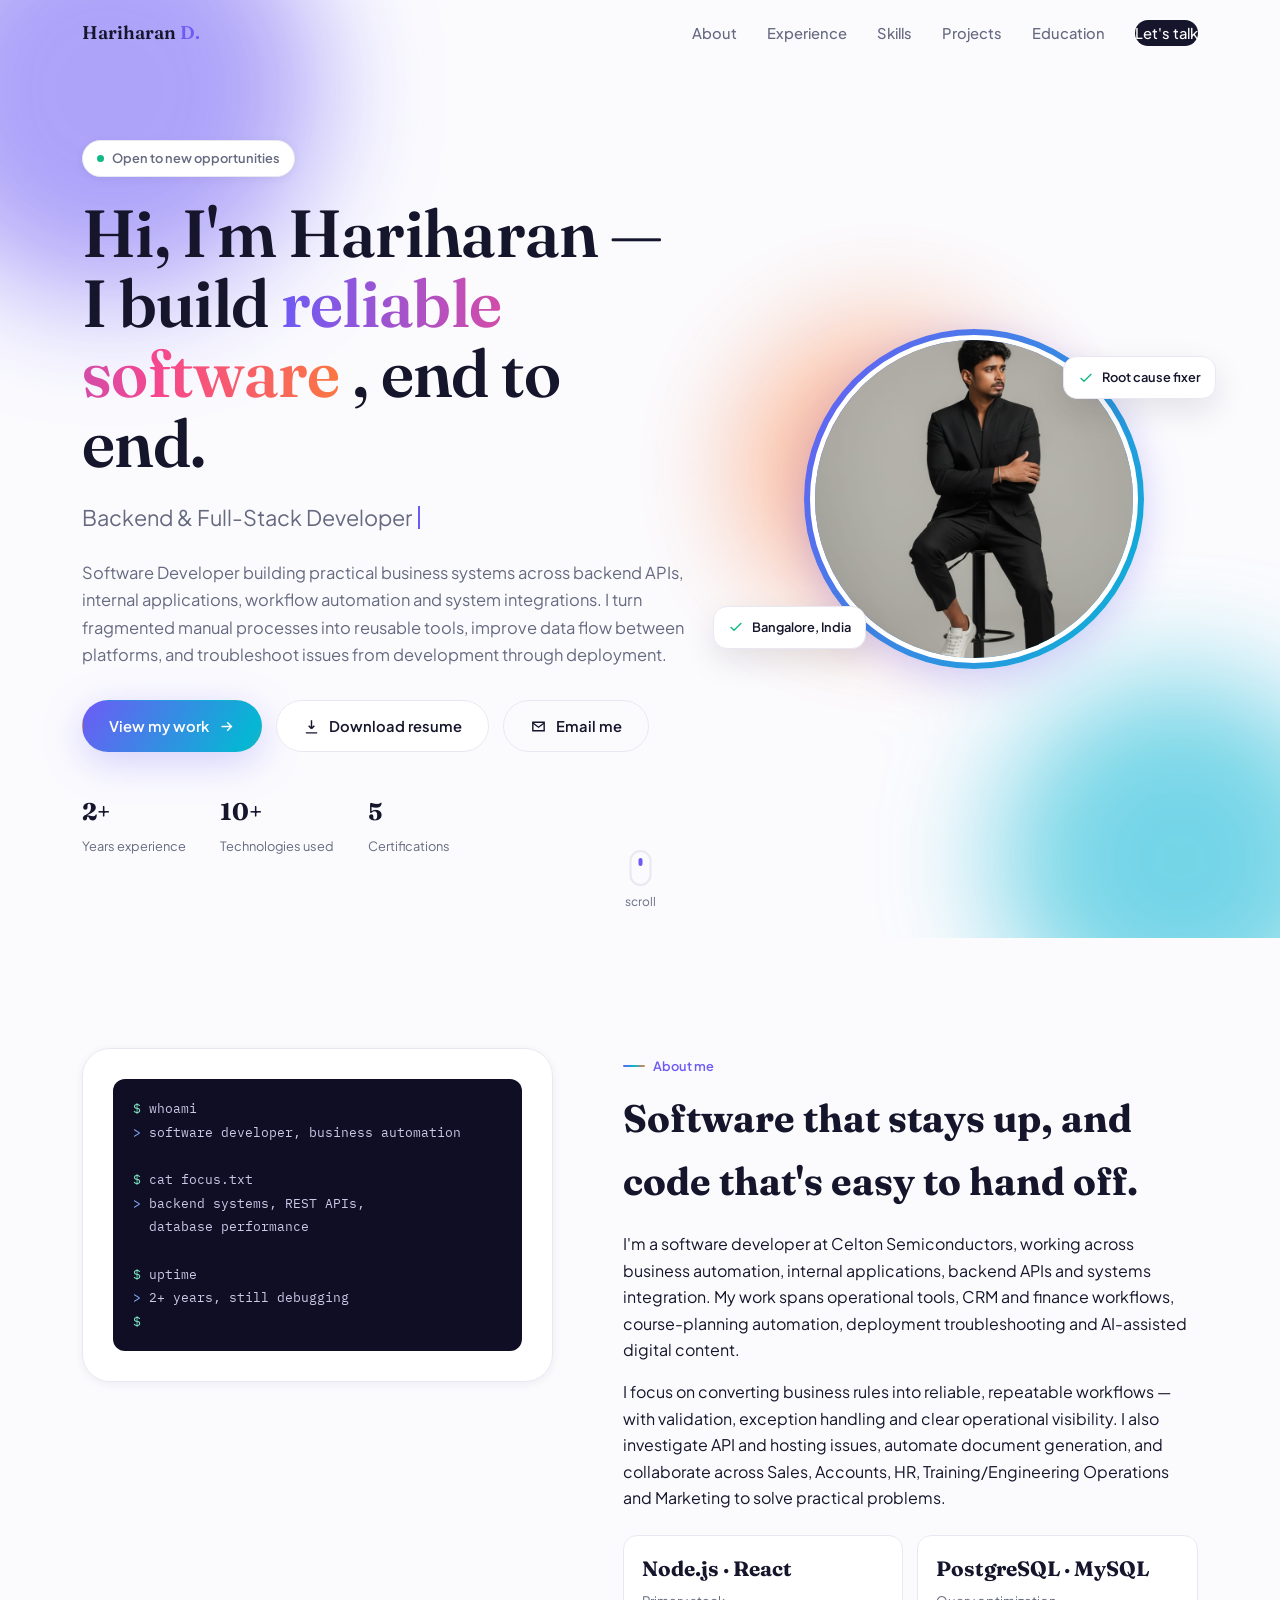
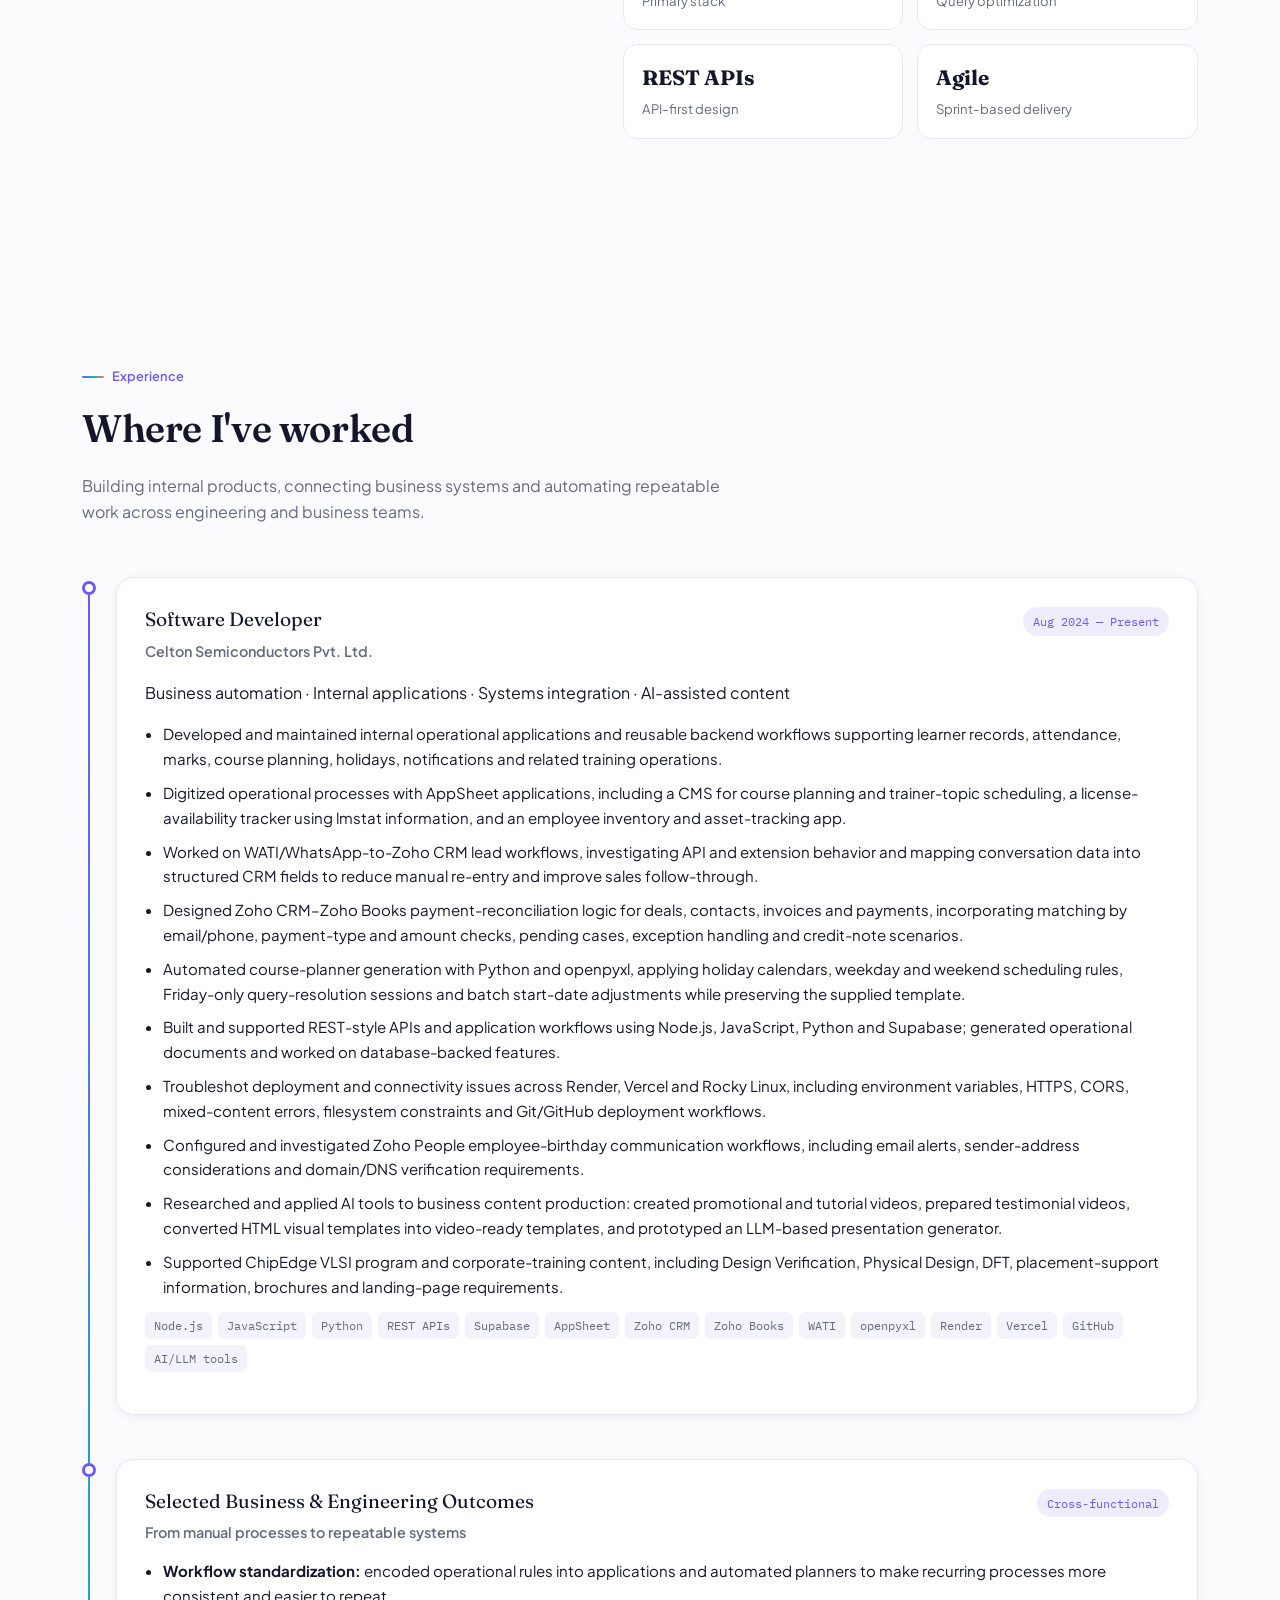
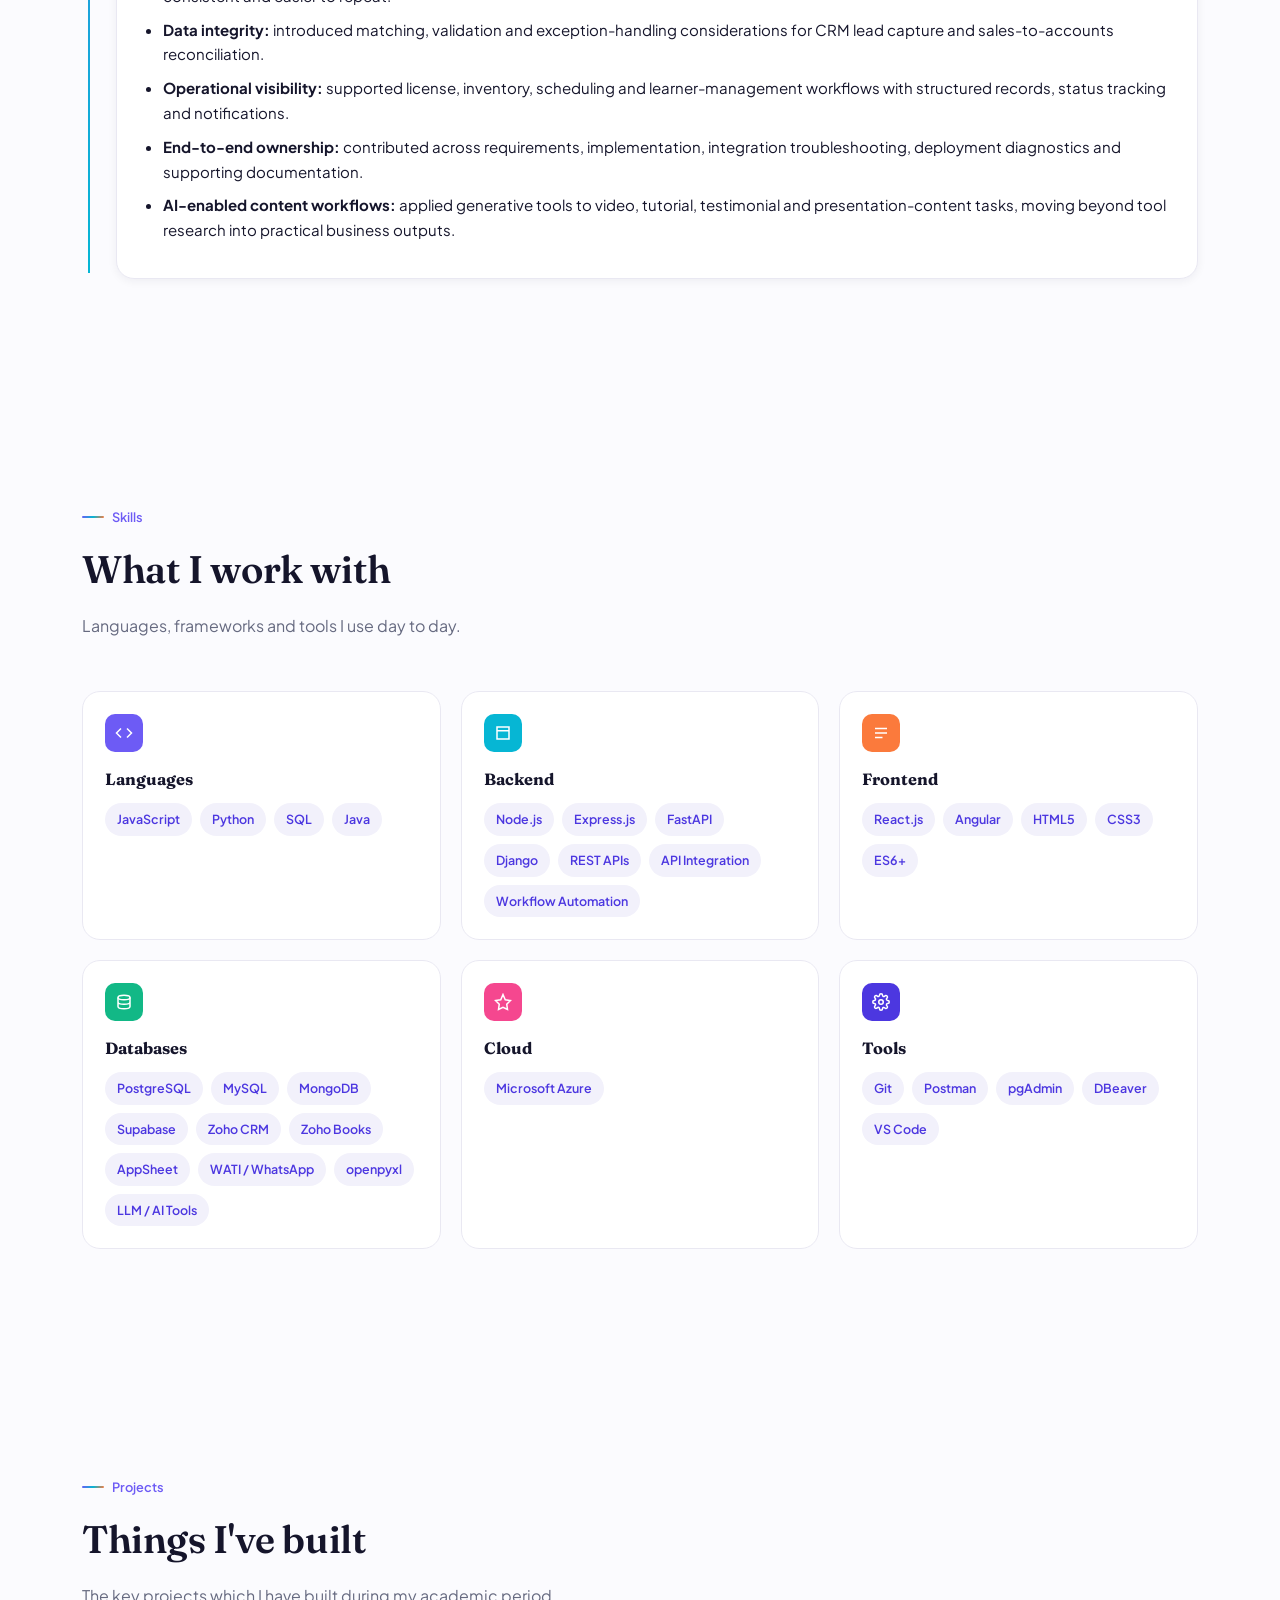
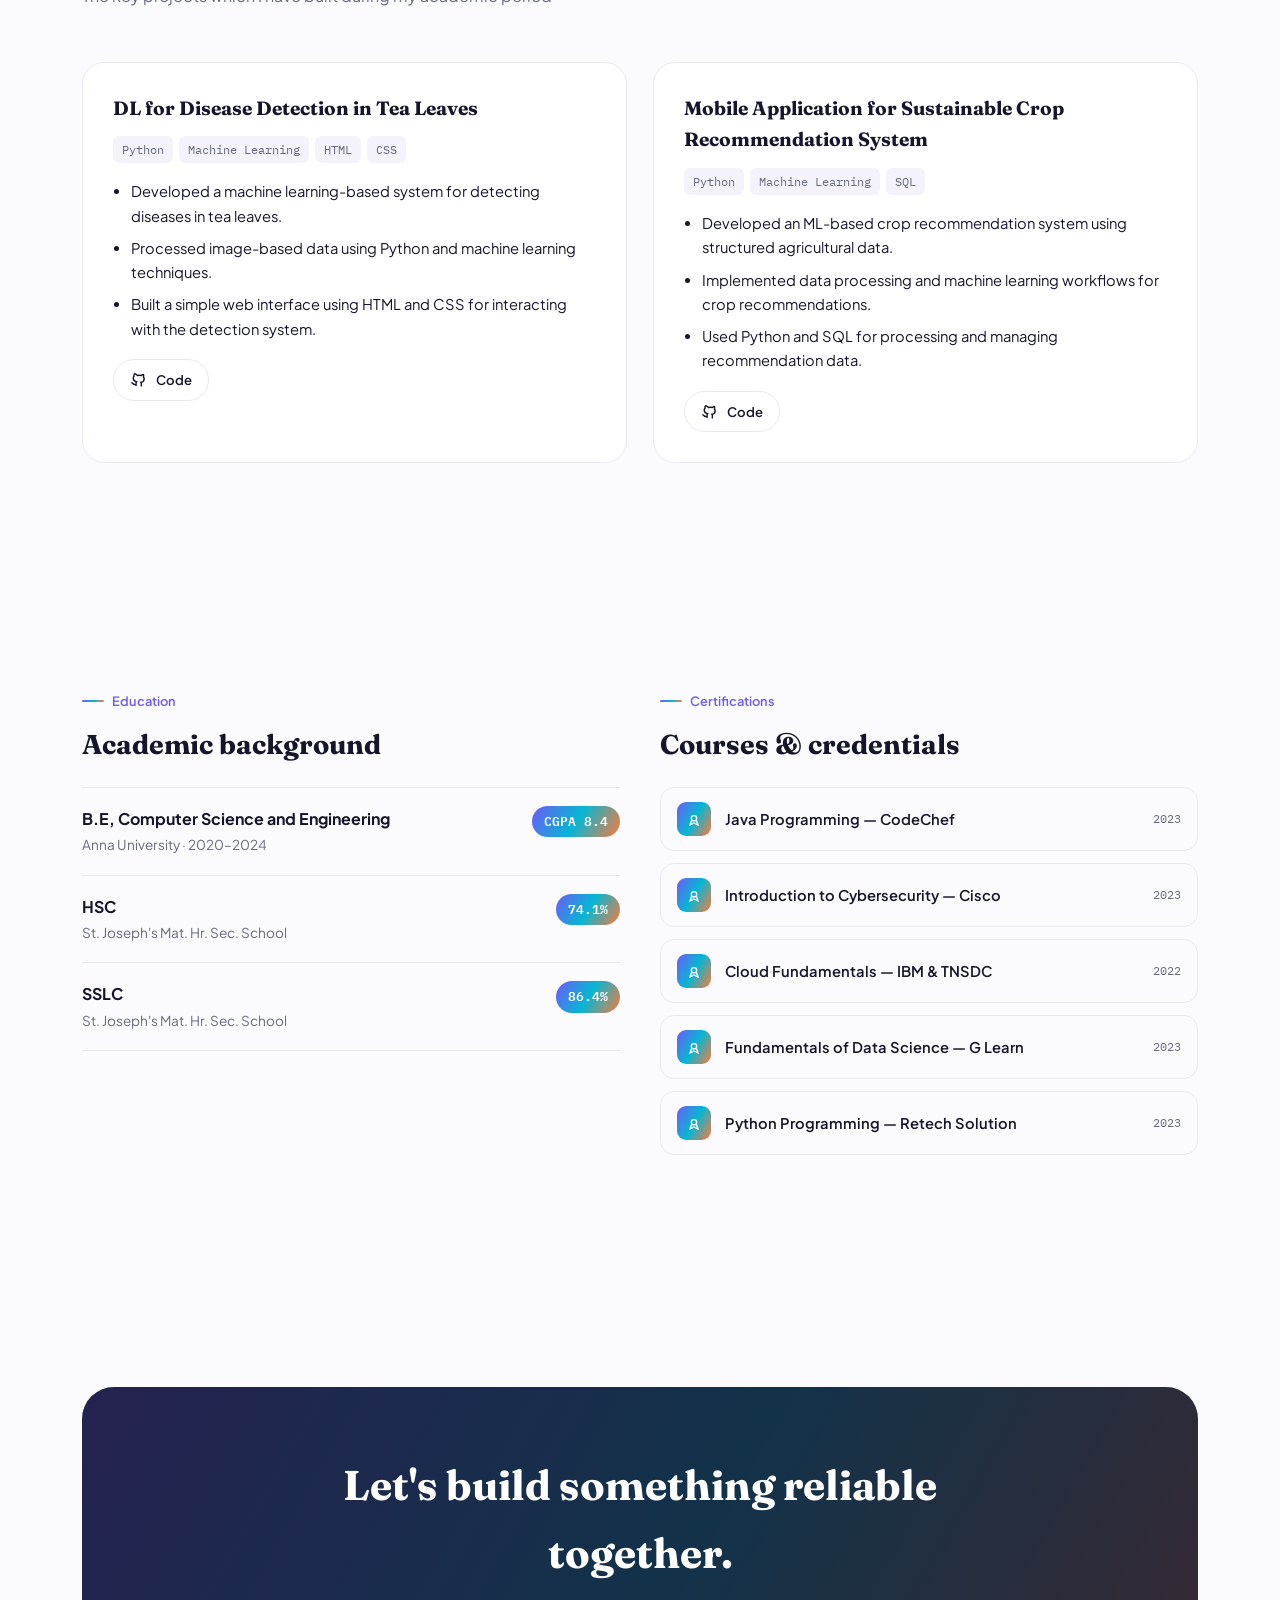
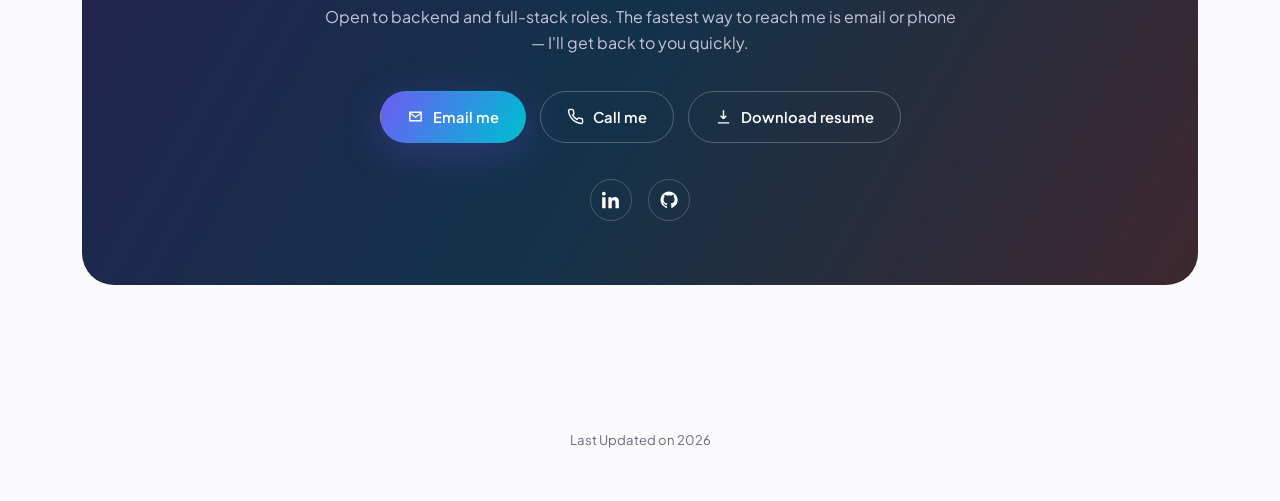
<file: Music/portfolio-project/portfolio2/index.html>
<!DOCTYPE html>
<html lang="en">
<head>
  <meta charset="UTF-8" />
  <meta name="viewport" content="width=device-width, initial-scale=1.0" />

  <title>Hariharan D — Software Developer</title>

  <meta
    name="description"
    content="Hariharan D — Software Developer focused on business process automation, full-stack applications, API integrations, workflow digitization and AI-assisted content systems."
  />

  <link rel="preconnect" href="https://fonts.googleapis.com" />
  <link rel="preconnect" href="https://fonts.gstatic.com" crossorigin />

  <link
    href="https://fonts.googleapis.com/css2?family=Fraunces:opsz,wght@9..144,500;9..144,600&family=Plus+Jakarta+Sans:wght@400;500;600;700&family=IBM+Plex+Mono:wght@400;500&display=swap"
    rel="stylesheet"
  />

  <link rel="stylesheet" href="css/style.css" />
</head>

<body>

  <div id="scrollProgress"></div>

  <div class="admin-pill" id="adminPill" style="display:none;">
    ADMIN MODE
  </div>

  <!-- ============ Navbar ============ -->

  <header class="navbar" id="navbar">
    <div class="wrap nav-inner">

      <a href="#top" class="brand">
        Hariharan <span>D.</span>
      </a>

      <nav>
        <ul class="nav-links">
          <li><a href="#about">About</a></li>
          <li><a href="#experience">Experience</a></li>
          <li><a href="#skills">Skills</a></li>
          <li><a href="#projects">Projects</a></li>
          <li><a href="#education">Education</a></li>
          <li><a href="#contact" class="nav-cta">Let's talk</a></li>
        </ul>
      </nav>

      <button
        class="hamburger"
        id="hamburger"
        aria-label="Open menu"
      >
        <svg
          viewBox="0 0 24 24"
          fill="none"
          stroke="currentColor"
          stroke-width="2"
        >
          <path d="M3 6h18M3 12h18M3 18h18" />
        </svg>
      </button>

    </div>
  </header>

  <!-- Mobile Menu -->

  <div class="mobile-menu" id="mobileMenu">

    <div class="mobile-menu-top">

      <span class="brand">
        Hariharan <span>D.</span>
      </span>

      <button
        class="hamburger"
        id="mobileClose"
        aria-label="Close menu"
      >
        <svg
          viewBox="0 0 24 24"
          fill="none"
          stroke="currentColor"
          stroke-width="2"
        >
          <path d="M6 6l12 12M18 6L6 18" />
        </svg>
      </button>

    </div>

    <a href="#about">About</a>
    <a href="#experience">Experience</a>
    <a href="#skills">Skills</a>
    <a href="#projects">Projects</a>
    <a href="#education">Education</a>
    <a href="#contact" class="nav-cta">Let's talk</a>

  </div>

  <main id="top">

    <!-- ============ Hero ============ -->

    <section class="hero" id="hero">

      <div class="hero-blobs">
        <div class="blob blob-1"></div>
        <div class="blob blob-2"></div>
        <div class="blob blob-3"></div>
      </div>

      <div class="wrap hero-grid">

        <div>

          <span class="hero-tag">
            <span class="dot"></span>
            Open to new opportunities
          </span>

          <h1>
            Hi, I'm Hariharan — I build
            <span class="gradient-text">
              reliable software
            </span>,
            end to end.
          </h1>

          <p class="hero-role-line">
            <span id="roleText"></span>
            <span class="cursor"></span>
          </p>

          <p class="desc">
            Software Developer building practical business systems across backend APIs, internal applications, workflow automation and system integrations. I turn fragmented manual processes into reusable tools, improve data flow between platforms, and troubleshoot issues from development through deployment.
          </p>

          <div class="hero-actions">

            <a class="btn btn-primary" href="#projects">
              View my work

              <svg
                viewBox="0 0 24 24"
                fill="none"
                stroke="currentColor"
                stroke-width="2"
              >
                <path d="M5 12h14M13 6l6 6-6 6" />
              </svg>
            </a>

            <!-- DOWNLOAD RESUME BUTTON -->

            <a
              class="btn btn-outline"
              href="./assets/resume.pdf"
              download="Hariharan-D-Software-Developer-Resume.pdf"
            >
              <svg
                viewBox="0 0 24 24"
                fill="none"
                stroke="currentColor"
                stroke-width="2"
              >
                <path d="M12 3v12m0 0l-4-4m4 4l4-4M4 21h16"/>
              </svg>
              Download resume
            </a>

            <a
              class="btn btn-ghost"
              href="mailto:imdhariharan@gmail.com"
            >
              <svg
                viewBox="0 0 24 24"
                fill="none"
                stroke="currentColor"
                stroke-width="2"
              >
                <path d="M4 6h16v12H4z" />
                <path d="M4 7l8 6 8-6" />
              </svg>

              Email me
            </a>

          </div>

          <div class="hero-stats">

            <div>
              <strong>2+</strong>
              <span>Years experience</span>
            </div>

            <div>
              <strong>10+</strong>
              <span>Technologies used</span>
            </div>

            <div>
              <strong>5</strong>
              <span>Certifications</span>
            </div>

          </div>

        </div>

        <div class="hero-photo-wrap">

          <div class="hero-photo-ring">

            <div class="hero-photo">

              <img
                src="assets/profile.jpeg"
                alt="Hariharan D"
              />

            </div>

          </div>

          <div class="hero-badge badge-1">

            <svg
              viewBox="0 0 24 24"
              fill="none"
              stroke="currentColor"
              stroke-width="2"
            >
              <path d="M20 6L9 17l-5-5" />
            </svg>

            Root cause fixer

          </div>

          <div class="hero-badge badge-2">

            <svg
              viewBox="0 0 24 24"
              fill="none"
              stroke="currentColor"
              stroke-width="2"
            >
              <path d="M20 6L9 17l-5-5" />
            </svg>

            Bangalore, India

          </div>

        </div>

      </div>

      <div class="scroll-cue">
        <div class="stick"></div>
        scroll
      </div>

    </section>


    <!-- ============ About ============ -->

    <section id="about">

      <div class="wrap about-grid">

        <div data-reveal>

          <div class="about-card">

            <div class="mini-terminal">

              <span class="p">$</span> whoami<br>

              <span class="k">></span>
              software developer, business automation

              <br><br>

              <span class="p">$</span> cat focus.txt<br>

              <span class="k">></span>
              backend systems, REST APIs,<br>

              &nbsp;&nbsp;database performance

              <br><br>

              <span class="p">$</span> uptime<br>

              <span class="k">></span>
              2+ years, still debugging

              <br>

              <span class="p">$</span>
              <span
                class="cursor"
                style="background:#7ee6c4;"
              ></span>

            </div>

          </div>

        </div>


        <div data-reveal data-reveal-delay="1">

          <span class="eyebrow">
            About me
          </span>

          <h2
            style="
              font-size:clamp(1.8rem,3vw,2.4rem);
              margin-bottom:18px;
            "
          >
            Software that stays up, and code that's easy to hand off.
          </h2>

          <p>
            I'm a software developer at Celton Semiconductors, working across business automation, internal applications, backend APIs and systems integration. My work spans operational tools, CRM and finance workflows, course-planning automation, deployment troubleshooting and AI-assisted digital content.
          </p>

          <p class="muted">
            I focus on converting business rules into reliable, repeatable workflows — with validation, exception handling and clear operational visibility. I also investigate API and hosting issues, automate document generation, and collaborate across Sales, Accounts, HR, Training/Engineering Operations and Marketing to solve practical problems.
          </p>

          <div class="about-highlights">

            <div class="highlight">
              <strong>Node.js · React</strong>
              <span>Primary stack</span>
            </div>

            <div class="highlight">
              <strong>PostgreSQL · MySQL</strong>
              <span>Query optimization</span>
            </div>

            <div class="highlight">
              <strong>REST APIs</strong>
              <span>API-first design</span>
            </div>

            <div class="highlight">
              <strong>Agile</strong>
              <span>Sprint-based delivery</span>
            </div>

          </div>

        </div>

      </div>

    </section>


    <!-- ============ Experience ============ -->

    <section id="experience">

      <div class="wrap">

        <div class="section-head" data-reveal>

          <span class="eyebrow">
            Experience
          </span>

          <h2>
            Where I've worked
          </h2>

          <p>
            Building internal products, connecting business systems and automating repeatable work across engineering and business teams.
          </p>

        </div>


        <div class="timeline">

          <div class="tl-entry" data-reveal>
            <div class="tl-dot"></div>
            <div class="tl-card">
              <div class="tl-meta">
                <span class="role">Software Developer</span>
                <span class="date">Aug 2024 — Present</span>
              </div>
              <div class="tl-org">Celton Semiconductors Pvt. Ltd.</div>
              <p class="muted">Business automation · Internal applications · Systems integration · AI-assisted content</p>
              <ul>
                <li>Developed and maintained internal operational applications and reusable backend workflows supporting learner records, attendance, marks, course planning, holidays, notifications and related training operations.</li>
                <li>Digitized operational processes with AppSheet applications, including a CMS for course planning and trainer-topic scheduling, a license-availability tracker using lmstat information, and an employee inventory and asset-tracking app.</li>
                <li>Worked on WATI/WhatsApp-to-Zoho CRM lead workflows, investigating API and extension behavior and mapping conversation data into structured CRM fields to reduce manual re-entry and improve sales follow-through.</li>
                <li>Designed Zoho CRM–Zoho Books payment-reconciliation logic for deals, contacts, invoices and payments, incorporating matching by email/phone, payment-type and amount checks, pending cases, exception handling and credit-note scenarios.</li>
                <li>Automated course-planner generation with Python and openpyxl, applying holiday calendars, weekday and weekend scheduling rules, Friday-only query-resolution sessions and batch start-date adjustments while preserving the supplied template.</li>
                <li>Built and supported REST-style APIs and application workflows using Node.js, JavaScript, Python and Supabase; generated operational documents and worked on database-backed features.</li>
                <li>Troubleshot deployment and connectivity issues across Render, Vercel and Rocky Linux, including environment variables, HTTPS, CORS, mixed-content errors, filesystem constraints and Git/GitHub deployment workflows.</li>
                <li>Configured and investigated Zoho People employee-birthday communication workflows, including email alerts, sender-address considerations and domain/DNS verification requirements.</li>
                <li>Researched and applied AI tools to business content production: created promotional and tutorial videos, prepared testimonial videos, converted HTML visual templates into video-ready templates, and prototyped an LLM-based presentation generator.</li>
                <li>Supported ChipEdge VLSI program and corporate-training content, including Design Verification, Physical Design, DFT, placement-support information, brochures and landing-page requirements.</li>
              </ul>
              <div class="project-stack">
                <span>Node.js</span><span>JavaScript</span><span>Python</span><span>REST APIs</span>
                <span>Supabase</span><span>AppSheet</span><span>Zoho CRM</span><span>Zoho Books</span>
                <span>WATI</span><span>openpyxl</span><span>Render</span><span>Vercel</span><span>GitHub</span><span>AI/LLM tools</span>
              </div>
            </div>
          </div>

          <div class="tl-entry" data-reveal data-reveal-delay="1">
            <div class="tl-dot"></div>
            <div class="tl-card">
              <div class="tl-meta">
                <span class="role">Selected Business & Engineering Outcomes</span>
                <span class="date">Cross-functional</span>
              </div>
              <div class="tl-org">From manual processes to repeatable systems</div>
              <ul>
                <li><strong>Workflow standardization:</strong> encoded operational rules into applications and automated planners to make recurring processes more consistent and easier to repeat.</li>
                <li><strong>Data integrity:</strong> introduced matching, validation and exception-handling considerations for CRM lead capture and sales-to-accounts reconciliation.</li>
                <li><strong>Operational visibility:</strong> supported license, inventory, scheduling and learner-management workflows with structured records, status tracking and notifications.</li>
                <li><strong>End-to-end ownership:</strong> contributed across requirements, implementation, integration troubleshooting, deployment diagnostics and supporting documentation.</li>
                <li><strong>AI-enabled content workflows:</strong> applied generative tools to video, tutorial, testimonial and presentation-content tasks, moving beyond tool research into practical business outputs.</li>
              </ul>
            </div>
          </div>

        </div>

      </div>

    </section>


    <!-- ============ Skills ============ -->

    <section id="skills">

      <div class="wrap">

        <div class="section-head" data-reveal>

          <span class="eyebrow">
            Skills
          </span>

          <h2>
            What I work with
          </h2>

          <p>
            Languages, frameworks and tools I use day to day.
          </p>

        </div>


        <div class="skills-wrap">

          <div class="skill-card" data-reveal>

            <div
              class="icon-tile"
              style="background:var(--primary);"
            >

              <svg
                viewBox="0 0 24 24"
                fill="none"
                stroke="currentColor"
                stroke-width="2"
              >
                <path d="M16 18l6-6-6-6M8 6l-6 6 6 6" />
              </svg>

            </div>

            <h3>
              Languages
            </h3>

            <div class="chip-row">

              <span class="chip">JavaScript</span>
              <span class="chip">Python</span>
              <span class="chip">SQL</span>
              <span class="chip">Java</span>

            </div>

          </div>


          <div
            class="skill-card"
            data-reveal
            data-reveal-delay="1"
          >

            <div
              class="icon-tile"
              style="background:var(--cyan);"
            >

              <svg
                viewBox="0 0 24 24"
                fill="none"
                stroke="currentColor"
                stroke-width="2"
              >
                <path d="M4 4h16v16H4z" />
                <path d="M4 9h16" />
              </svg>

            </div>

            <h3>
              Backend
            </h3>

            <div class="chip-row">

              <span class="chip">Node.js</span>
              <span class="chip">Express.js</span>
              <span class="chip">FastAPI</span>
              <span class="chip">Django</span>
              <span class="chip">REST APIs</span>
              <span class="chip">API Integration</span>
              <span class="chip">Workflow Automation</span>

            </div>

          </div>


          <div
            class="skill-card"
            data-reveal
            data-reveal-delay="2"
          >

            <div
              class="icon-tile"
              style="background:var(--orange);"
            >

              <svg
                viewBox="0 0 24 24"
                fill="none"
                stroke="currentColor"
                stroke-width="2"
              >
                <path d="M4 6h16M4 12h16M4 18h10" />
              </svg>

            </div>

            <h3>
              Frontend
            </h3>

            <div class="chip-row">

              <span class="chip">React.js</span>
              <span class="chip">Angular</span>
              <span class="chip">HTML5</span>
              <span class="chip">CSS3</span>
              <span class="chip">ES6+</span>

            </div>

          </div>


          <div class="skill-card" data-reveal>

            <div
              class="icon-tile"
              style="background:var(--mint);"
            >

              <svg
                viewBox="0 0 24 24"
                fill="none"
                stroke="currentColor"
                stroke-width="2"
              >
                <ellipse
                  cx="12"
                  cy="6"
                  rx="8"
                  ry="3"
                />

                <path
                  d="M4 6v6c0 1.7 3.6 3 8 3s8-1.3 8-3V6M4 12v6c0 1.7 3.6 3 8 3s8-1.3 8-3v-6"
                />

              </svg>

            </div>

            <h3>
              Databases
            </h3>

            <div class="chip-row">

              <span class="chip">PostgreSQL</span>
              <span class="chip">MySQL</span>
              <span class="chip">MongoDB</span>
              <span class="chip">Supabase</span>
              <span class="chip">Zoho CRM</span>
              <span class="chip">Zoho Books</span>
              <span class="chip">AppSheet</span>
              <span class="chip">WATI / WhatsApp</span>
              <span class="chip">openpyxl</span>
              <span class="chip">LLM / AI Tools</span>

            </div>

          </div>


          <div
            class="skill-card"
            data-reveal
            data-reveal-delay="1"
          >

            <div
              class="icon-tile"
              style="background:var(--pink);"
            >

              <svg
                viewBox="0 0 24 24"
                fill="none"
                stroke="currentColor"
                stroke-width="2"
              >

                <path
                  d="M12 2l3 7 7 1-5 5 1 7-6-3-6 3 1-7-5-5 7-1z"
                />

              </svg>

            </div>

            <h3>
              Cloud
            </h3>

            <div class="chip-row">

              <span class="chip">
                Microsoft Azure
              </span>

            </div>

          </div>


          <div
            class="skill-card"
            data-reveal
            data-reveal-delay="2"
          >

            <div
              class="icon-tile"
              style="background:var(--primary-dark);"
            >

              <svg
                viewBox="0 0 24 24"
                fill="none"
                stroke="currentColor"
                stroke-width="2"
              >

                <circle
                  cx="12"
                  cy="12"
                  r="3"
                />

                <path
                  d="M19.4 15a1.7 1.7 0 00.3 1.9l.1.1a2 2 0 11-2.8 2.8l-.1-.1a1.7 1.7 0 00-1.9-.3 1.7 1.7 0 00-1 1.5V21a2 2 0 11-4 0v-.1a1.7 1.7 0 00-1-1.6 1.7 1.7 0 00-1.9.3l-.1.1a2 2 0 11-2.8-2.8l.1-.1a1.7 1.7 0 00.3-1.9 1.7 1.7 0 00-1.5-1H3a2 2 0 110-4h.1a1.7 1.7 0 001.5-1 1.7 1.7 0 00-.3-1.9l-.1-.1a2 2 0 112.8-2.8l.1.1a1.7 1.7 0 001.9.3H9a1.7 1.7 0 001-1.5V3a2 2 0 114 0v.1a1.7 1.7 0 001 1.5 1.7 1.7 0 001.9-.3l.1-.1a2 2 0 112.8 2.8l-.1.1a1.7 1.7 0 00-.3 1.9V9a1.7 1.7 0 001.5 1H21a2 2 0 110 4h-.1a1.7 1.7 0 00-1.5 1z"
                />

              </svg>

            </div>

            <h3>
              Tools
            </h3>

            <div class="chip-row">

              <span class="chip">Git</span>
              <span class="chip">Postman</span>
              <span class="chip">pgAdmin</span>
              <span class="chip">DBeaver</span>
              <span class="chip">VS Code</span>

            </div>

          </div>

        </div>

      </div>

    </section>


    <!-- ============ Projects ============ -->

    <section id="projects">

      <div class="wrap">

        <div class="section-head" data-reveal>

          <span class="eyebrow">
            Projects
          </span>

          <h2>
            Things I've built
          </h2>

          <p>
            The key projects which I have built during my academic period
          </p>

        </div>


        <div class="projects-grid">


          <!-- Project 1 -->

          <div
            class="project-card"
            data-reveal
          >

            <div class="project-inner">

              <div class="project-top">

                <h3>
                  DL for Disease Detection in Tea Leaves
                </h3>

              </div>

              <div class="project-stack">

                <span>Python</span>
                <span>Machine Learning</span>
                <span>HTML</span>
                <span>CSS</span>

              </div>

              <ul>

                <li>
                  Developed a machine learning-based system for
                  detecting diseases in tea leaves.
                </li>

                <li>
                  Processed image-based data using Python and machine
                  learning techniques.
                </li>

                <li>
                  Built a simple web interface using HTML and CSS
                  for interacting with the detection system.
                </li>

              </ul>

              <div class="project-links">

                <a
                  class="btn btn-outline btn-sm"
                  href="https://github.com/Hariharan-345/DL-for-Tea-Leaves-Disease-Detection"
                  target="_blank"
                  rel="noopener"
                >

                  <svg
                    viewBox="0 0 24 24"
                    fill="none"
                    stroke="currentColor"
                    stroke-width="2"
                  >

                    <path
                      d="M9 19c-5 1.5-5-2.5-7-3m14 6v-3.9c0-1 .1-1.4-.5-2 2-.2 4.5-1 4.5-5a4 4 0 00-1-2.7c.4-1 .4-2.2 0-3.3 0 0-1-.3-3 1.2a10 10 0 00-5.5 0C7.6 3.7 6.6 4 6.6 4a4 4 0 00-1 3.3A4 4 0 004.6 10c0 4 2.5 4.8 4.5 5-.6.6-.6 1.2-.5 2V21"
                    />

                  </svg>

                  Code

                </a>

              </div>

            </div>

          </div>


          <!-- Project 2 -->

          <div
            class="project-card"
            data-reveal
            data-reveal-delay="1"
          >

            <div class="project-inner">

              <div class="project-top">

                <h3>
                  Mobile Application for Sustainable Crop Recommendation System
                </h3>

              </div>

              <div class="project-stack">

                <span>Python</span>
                <span>Machine Learning</span>
                <span>SQL</span>

              </div>

              <ul>

                <li>
                  Developed an ML-based crop recommendation system
                  using structured agricultural data.
                </li>

                <li>
                  Implemented data processing and machine learning
                  workflows for crop recommendations.
                </li>

                <li>
                  Used Python and SQL for processing and managing
                  recommendation data.
                </li>

              </ul>

              <div class="project-links">

                <a
                  class="btn btn-outline btn-sm"
                  href="https://github.com/Hariharan-345/Mobile-Application-for-Crop-Recommendation"
                  target="_blank"
                  rel="noopener"
                >

                  <svg
                    viewBox="0 0 24 24"
                    fill="none"
                    stroke="currentColor"
                    stroke-width="2"
                  >

                    <path
                      d="M9 19c-5 1.5-5-2.5-7-3m14 6v-3.9c0-1 .1-1.4-.5-2 2-.2 4.5-1 4.5-5a4 4 0 00-1-2.7c.4-1 .4-2.2 0-3.3 0 0-1-.3-3 1.2a10 10 0 00-5.5 0C7.6 3.7 6.6 4 6.6 4a4 4 0 00-1 3.3A4 4 0 004.6 10c0 4 2.5 4.8 4.5 5-.6.6-.6 1.2-.5 2V21"
                    />

                  </svg>

                  Code

                </a>

              </div>

            </div>

          </div>

        </div>

      </div>

    </section>


    <!-- ============ Education & Certifications ============ -->

    <section id="education">

      <div class="wrap edu-cert-grid">


        <!-- Education -->

        <div data-reveal>

          <span class="eyebrow">
            Education
          </span>

          <h2
            style="
              font-size:1.7rem;
              margin-bottom:20px;
            "
          >
            Academic background
          </h2>


          <div class="edu-item">

            <div>

              <div class="school">
                B.E, Computer Science and Engineering
              </div>

              <div class="detail">
                Anna University · 2020–2024
              </div>

            </div>

            <div class="score">
              CGPA 8.4
            </div>

          </div>


          <div class="edu-item">

            <div>

              <div class="school">
                HSC
              </div>

              <div class="detail">
                St. Joseph's Mat. Hr. Sec. School
              </div>

            </div>

            <div class="score">
              74.1%
            </div>

          </div>


          <div class="edu-item">

            <div>

              <div class="school">
                SSLC
              </div>

              <div class="detail">
                St. Joseph's Mat. Hr. Sec. School
              </div>

            </div>

            <div class="score">
              86.4%
            </div>

          </div>

        </div>


        <!-- Certifications -->

        <div data-reveal data-reveal-delay="1">

          <span class="eyebrow">
            Certifications
          </span>

          <h2
            style="
              font-size:1.7rem;
              margin-bottom:20px;
            "
          >
            Courses & credentials
          </h2>


          <div class="cert-item">

            <div class="cert-icon">

              <svg
                viewBox="0 0 24 24"
                fill="none"
                stroke="currentColor"
                stroke-width="2"
              >

                <path
                  d="M12 15a4 4 0 100-8 4 4 0 000 8zM8.2 14.5L6 21l6-3 6 3-2.2-6.5"
                />

              </svg>

            </div>

            <span class="cert-name">
              Java Programming — CodeChef
            </span>

            <span class="cert-year">
              2023
            </span>

          </div>


          <div class="cert-item">

            <div class="cert-icon">

              <svg
                viewBox="0 0 24 24"
                fill="none"
                stroke="currentColor"
                stroke-width="2"
              >

                <path
                  d="M12 15a4 4 0 100-8 4 4 0 000 8zM8.2 14.5L6 21l6-3 6 3-2.2-6.5"
                />

              </svg>

            </div>

            <span class="cert-name">
              Introduction to Cybersecurity — Cisco
            </span>

            <span class="cert-year">
              2023
            </span>

          </div>


          <div class="cert-item">

            <div class="cert-icon">

              <svg
                viewBox="0 0 24 24"
                fill="none"
                stroke="currentColor"
                stroke-width="2"
              >

                <path
                  d="M12 15a4 4 0 100-8 4 4 0 000 8zM8.2 14.5L6 21l6-3 6 3-2.2-6.5"
                />

              </svg>

            </div>

            <span class="cert-name">
              Cloud Fundamentals — IBM & TNSDC
            </span>

            <span class="cert-year">
              2022
            </span>

          </div>


          <div class="cert-item">

            <div class="cert-icon">

              <svg
                viewBox="0 0 24 24"
                fill="none"
                stroke="currentColor"
                stroke-width="2"
              >

                <path
                  d="M12 15a4 4 0 100-8 4 4 0 000 8zM8.2 14.5L6 21l6-3 6 3-2.2-6.5"
                />

              </svg>

            </div>

            <span class="cert-name">
              Fundamentals of Data Science — G Learn
            </span>

            <span class="cert-year">
              2023
            </span>

          </div>


          <div class="cert-item">

            <div class="cert-icon">

              <svg
                viewBox="0 0 24 24"
                fill="none"
                stroke="currentColor"
                stroke-width="2"
              >

                <path
                  d="M12 15a4 4 0 100-8 4 4 0 000 8zM8.2 14.5L6 21l6-3 6 3-2.2-6.5"
                />

              </svg>

            </div>

            <span class="cert-name">
              Python Programming — Retech Solution
            </span>

            <span class="cert-year">
              2023
            </span>

          </div>

        </div>

      </div>

    </section>


    <!-- Admin-added sections render here -->

    <div
      id="customSections"
      class="wrap"
    ></div>


    <!-- ============ Contact ============ -->

    <section id="contact">

      <div class="wrap">

        <div
          class="contact-panel"
          data-reveal
        >

          <div class="contact-inner">

            <h2>
              Let's build something reliable together.
            </h2>

            <p>
              Open to backend and full-stack roles.
              The fastest way to reach me is email or phone —
              I'll get back to you quickly.
            </p>


            <div class="contact-actions">

              <a
                class="btn btn-primary"
                href="mailto:imdhariharan@gmail.com"
              >

                <svg
                  viewBox="0 0 24 24"
                  fill="none"
                  stroke="currentColor"
                  stroke-width="2"
                >
                  <path d="M4 6h16v12H4z" />
                  <path d="M4 7l8 6 8-6" />
                </svg>

                Email me

              </a>


              <a
                class="btn btn-outline"
                href="tel:+919080940328"
              >

                <svg
                  viewBox="0 0 24 24"
                  fill="none"
                  stroke="currentColor"
                  stroke-width="2"
                >

                  <path
                    d="M22 16.9v3a2 2 0 01-2.2 2 19.8 19.8 0 01-8.6-3 19.5 19.5 0 01-6-6 19.8 19.8 0 01-3-8.7A2 2 0 014.1 2h3a2 2 0 012 1.7c.1 1 .3 2 .6 3a2 2 0 01-.5 2.1L8 10a16 16 0 006 6l1.3-1.3a2 2 0 012-.5c1 .3 2 .5 3 .6a2 2 0 011.7 2.1z"
                  />

                </svg>

                Call me

              </a>


              <!-- DOWNLOAD RESUME BUTTON -->

              <a
                class="btn btn-outline"
                href="./assets/resume.pdf"
                download="Hariharan-D-Software-Developer-Resume.pdf"
              >
                <svg
                  viewBox="0 0 24 24"
                  fill="none"
                  stroke="currentColor"
                  stroke-width="2"
                >
                  <path d="M12 3v12m0 0l-4-4m4 4l4-4M4 21h16"/>
                </svg>
                Download resume
              </a>

            </div>


            <div class="contact-socials">


              <!-- LinkedIn -->

              <a
                href="https://www.linkedin.com/in/hariharan-d-370a40285"
                target="_blank"
                rel="noopener"
                aria-label="LinkedIn"
              >

                <svg
                  viewBox="0 0 24 24"
                  fill="currentColor"
                >

                  <path
                    d="M4.98 3.5C4.98 4.9 3.9 6 2.5 6S0 4.9 0 3.5 1.1 1 2.5 1s2.48 1.1 2.48 2.5zM.24 8.24h4.5V23h-4.5V8.24zM8.5 8.24h4.3v2h.06c.6-1.1 2.06-2.3 4.24-2.3 4.53 0 5.37 3 5.37 6.86V23h-4.5v-6.9c0-1.65-.03-3.77-2.3-3.77-2.3 0-2.65 1.8-2.65 3.65V23h-4.5V8.24z"
                  />

                </svg>

              </a>


              <!-- GitHub -->

              <a
                href="https://www.github.com/Hariharan-345"
                target="_blank"
                rel="noopener"
                aria-label="GitHub"
              >

                <svg
                  viewBox="0 0 24 24"
                  fill="currentColor"
                >

                  <path
                    d="M12 .5C5.73.5.75 5.48.75 11.75c0 5.02 3.26 9.27 7.77 10.77.57.1.78-.25.78-.55v-2c-3.16.69-3.83-1.52-3.83-1.52-.52-1.3-1.26-1.66-1.26-1.66-1.03-.7.08-.69.08-.69 1.14.08 1.74 1.17 1.74 1.17 1.01 1.73 2.65 1.23 3.3.94.1-.74.4-1.23.72-1.5-2.52-.29-5.17-1.26-5.17-5.6 0-1.24.44-2.25 1.17-3.05-.12-.29-.5-1.45.11-3.02 0 0 .96-.3 3.14 1.16a10.9 10.9 0 015.72 0c2.18-1.46 3.14-1.16 3.14-1.16.61 1.57.23 2.73.11 3.02.73.8 1.17 1.81 1.17 3.05 0 4.35-2.65 5.31-5.18 5.59.41.36.77 1.06.77 2.14v3.17c0 .3.2.66.79.55 4.5-1.51 7.76-5.76 7.76-10.77C23.25 5.48 18.27.5 12 .5z"
                  />

                </svg>

              </a>

            </div>

          </div>

        </div>

      </div>

    </section>

  </main>


  <footer class="site-footer">
    Last Updated on
    <span id="year"></span>
  </footer>
  


  <!-- ================= Admin controls ================= -->

  <div
    class="admin-fab"
    id="adminFab"
    style="display:none;"
  >

    <button
      class="secondary-a"
      id="btnPreview"
    >
      Preview as visitor
    </button>

    <button
      class="primary-a"
      id="btnAddSection"
    >
      + Add section
    </button>

    <button
      class="secondary-a"
      id="btnLogout"
    >
      Log out
    </button>

  </div>


  <!-- Login modal -->

  <div
    class="modal-overlay"
    id="loginOverlay"
  >

    <div class="modal">

      <h3>
        Admin access
      </h3>

      <p class="hint">
        Only you should have this password.
        It's checked in your browser, so treat it as a lock, not a vault.
      </p>

      <label for="pwInput">
        Password
      </label>

      <input
        type="password"
        id="pwInput"
        placeholder="••••••••"
      />

      <p
        class="modal-error"
        id="loginError"
      >
        Incorrect password.
      </p>

      <div class="modal-actions">

        <button id="btnCancelLogin">
          Cancel
        </button>

        <button
          class="primary"
          id="btnSubmitLogin"
        >
          Unlock
        </button>

      </div>

    </div>

  </div>


  <!-- Add / edit section modal -->

  <div
    class="modal-overlay"
    id="sectionOverlay"
  >

    <div class="modal">

      <h3 id="sectionModalTitle">
        Add a section
      </h3>

      <p class="hint">
        Draft sections are only visible to you while admin mode is on.
        Publish when you're ready for visitors to see it.
      </p>

      <input
        type="hidden"
        id="editingId"
      />

      <label for="secTitle">
        Title
      </label>

      <input
        type="text"
        id="secTitle"
        placeholder="e.g. Writing, Talks, Open Source"
      />

      <label for="secSubtitle">
        Subtitle (optional)
      </label>

      <input
        type="text"
        id="secSubtitle"
        placeholder="A short line under the title"
      />

      <label for="secBody">
        Content
      </label>

      <textarea
        id="secBody"
        placeholder="Write the section content here. Line breaks are preserved."
      ></textarea>

      <div class="checkline">

        <input
          type="checkbox"
          id="secPublished"
        />

        <label
          for="secPublished"
          style="margin:0;"
        >
          Publish immediately
          (uncheck to keep as a private draft)
        </label>

      </div>

      <div class="modal-actions">

        <button id="btnCancelSection">
          Cancel
        </button>

        <button
          class="primary"
          id="btnSaveSection"
        >
          Save section
        </button>

      </div>

    </div>

  </div>


  <script src="js/script.js"></script>

</body>
</html>
</file>
<file: css/style.css>
/* ==========================================================
   Hariharan D — Portfolio
   Design tokens
========================================================== */
:root{
  --bg:#fbfbfe;
  --surface:#ffffff;
  --ink:#15152b;
  --muted:#666a80;
  --border:#e9e8f2;

  --primary:#6d5bf5;
  --primary-dark:#4c37e0;
  --cyan:#06b6d4;
  --orange:#fb7a3c;
  --mint:#12b886;
  --pink:#f5478f;

  --grad-hero: linear-gradient(120deg, #6d5bf5 0%, #06b6d4 50%, #fb7a3c 100%);
  --grad-text: linear-gradient(90deg, #6d5bf5, #f5478f 60%, #fb7a3c);

  --radius-sm:8px;
  --radius-md:16px;
  --radius-lg:28px;
  --shadow-sm: 0 2px 10px rgba(21,21,43,0.06);
  --shadow-md: 0 12px 32px rgba(21,21,43,0.10);
  --shadow-glow: 0 10px 40px rgba(109,91,245,0.28);

  --maxw:1180px;
  --ease: cubic-bezier(.22,.9,.32,1);
}

*,*::before,*::after{ box-sizing:border-box; }
html{ scroll-behavior:smooth; }

body{
  margin:0;
  background:var(--bg);
  color:var(--ink);
  font-family:'Plus Jakarta Sans', 'Inter', -apple-system, sans-serif;
  line-height:1.65;
  -webkit-font-smoothing:antialiased;
  overflow-x:hidden;
}

h1,h2,h3,h4{ font-family:'Fraunces', serif; margin:0; }
a{ color:inherit; text-decoration:none; }
img{ max-width:100%; display:block; }
ul{ margin:0; padding:0; }
button{ font-family:inherit; }

::selection{ background:var(--primary); color:#fff; }

.wrap{ max-width:var(--maxw); margin:0 auto; padding:0 32px; }

.gradient-text{
  background:var(--grad-text);
  -webkit-background-clip:text;
  background-clip:text;
  color:transparent;
}

.eyebrow{
  font-size:.8rem;
  font-weight:600;
  color:var(--primary);
  display:inline-flex;
  align-items:center;
  gap:8px;
  margin-bottom:10px;
}
.eyebrow::before{
  content:"";
  width:22px; height:2px;
  background:var(--grad-hero);
  border-radius:2px;
}

/* ===================== Scroll progress bar ===================== */
#scrollProgress{
  position:fixed; top:0; left:0; height:3px; width:0%;
  background:var(--grad-hero);
  z-index:1000;
  transition:width .1s linear;
}

/* ===================== Navbar ===================== */
header.navbar{
  position:fixed; top:0; left:0; right:0; z-index:900;
  padding:18px 0;
  transition:background .35s var(--ease), box-shadow .35s var(--ease), padding .35s var(--ease);
}
header.navbar.scrolled{
  background:rgba(251,251,254,0.82);
  backdrop-filter:blur(14px);
  -webkit-backdrop-filter:blur(14px);
  box-shadow:var(--shadow-sm);
  padding:12px 0;
}
.nav-inner{
  display:flex; align-items:center; justify-content:space-between;
}
.brand{
  font-family:'Fraunces', serif;
  font-weight:600;
  font-size:1.15rem;
}
.brand span{ color:var(--primary); }

.nav-links{
  display:flex; align-items:center; gap:30px;
  list-style:none;
}
.nav-links a{
  font-size:.92rem; font-weight:500; color:var(--muted);
  position:relative; padding:4px 0;
  transition:color .2s var(--ease);
}
.nav-links a::after{
  content:""; position:absolute; left:0; bottom:-2px;
  width:0; height:2px; background:var(--grad-hero);
  border-radius:2px;
  transition:width .25s var(--ease);
}
.nav-links a:hover, .nav-links a.active{ color:var(--ink); }
.nav-links a:hover::after, .nav-links a.active::after{ width:100%; }

.nav-cta{
  padding:9px 18px;
  border-radius:999px;
  background:var(--ink);
  color:#fff !important;
  font-size:.85rem; font-weight:600;
  transition:transform .2s var(--ease), box-shadow .2s var(--ease);
}
.nav-cta:hover{ transform:translateY(-2px); box-shadow:var(--shadow-glow); }

.hamburger{
  display:none;
  width:38px; height:38px;
  border:1px solid var(--border);
  border-radius:10px;
  background:#fff;
  cursor:pointer;
  align-items:center; justify-content:center;
}
.hamburger svg{ width:18px; height:18px; }

.mobile-menu{
  position:fixed; inset:0; z-index:950;
  background:var(--surface);
  display:flex; flex-direction:column;
  padding:24px;
  transform:translateY(-100%);
  transition:transform .4s var(--ease);
}
.mobile-menu.open{ transform:translateY(0); }
.mobile-menu-top{ display:flex; justify-content:space-between; align-items:center; margin-bottom:40px; }
.mobile-menu a{
  font-family:'Fraunces', serif;
  font-size:1.6rem; padding:14px 0;
  border-bottom:1px solid var(--border);
}
.mobile-menu .nav-cta{ margin-top:24px; text-align:center; }

/* ===================== Buttons ===================== */
.btn{
  display:inline-flex; align-items:center; gap:9px;
  padding:13px 26px;
  border-radius:999px;
  font-size:.92rem; font-weight:600;
  border:1px solid transparent;
  cursor:pointer;
  transition:transform .22s var(--ease), box-shadow .22s var(--ease), background .22s var(--ease), color .22s var(--ease);
  white-space:nowrap;
}
.btn svg{ width:17px; height:17px; }
.btn-primary{
  background:var(--grad-hero);
  background-size:180% 180%;
  color:#fff;
  box-shadow:var(--shadow-glow);
}
.btn-primary:hover{ transform:translateY(-3px); background-position:100% 0; }
.btn-outline{
  background:#fff;
  border-color:var(--border);
  color:var(--ink);
}
.btn-outline:hover{ transform:translateY(-3px); border-color:var(--primary); color:var(--primary); box-shadow:var(--shadow-sm); }
.btn-ghost{
  background:transparent;
  color:var(--ink);
  border-color:var(--border);
}
.btn-ghost:hover{ background:var(--surface); border-color:var(--primary); color:var(--primary); }
.btn-block{ width:100%; justify-content:center; }
.btn-sm{ padding:9px 16px; font-size:.82rem; }

/* ===================== Hero ===================== */
.hero{
  position:relative;
  min-height:100vh;
  display:flex; align-items:center;
  padding:140px 0 80px;
  overflow:hidden;
}
.hero-blobs{ position:absolute; inset:0; z-index:0; filter:blur(60px); opacity:.55; }
.blob{ position:absolute; border-radius:50%; }
.blob-1{ width:420px; height:420px; background:var(--primary); top:-120px; left:-100px; animation:float1 16s ease-in-out infinite; }
.blob-2{ width:360px; height:360px; background:var(--cyan); bottom:-100px; right:-80px; animation:float2 18s ease-in-out infinite; }
.blob-3{ width:280px; height:280px; background:var(--orange); top:35%; right:20%; animation:float3 20s ease-in-out infinite; }

@keyframes float1{ 0%,100%{ transform:translate(0,0) scale(1);} 50%{ transform:translate(60px,80px) scale(1.15);} }
@keyframes float2{ 0%,100%{ transform:translate(0,0) scale(1);} 50%{ transform:translate(-50px,-60px) scale(1.1);} }
@keyframes float3{ 0%,100%{ transform:translate(0,0) scale(1);} 50%{ transform:translate(-40px,50px) scale(1.2);} }

.hero-grid{
  position:relative; z-index:1;
  display:grid; grid-template-columns:1.15fr .85fr; gap:60px; align-items:center;
}

.hero-tag{
  display:inline-flex; align-items:center; gap:8px;
  padding:7px 14px; border-radius:999px;
  background:#fff; border:1px solid var(--border);
  font-size:.8rem; font-weight:600; color:var(--muted);
  box-shadow:var(--shadow-sm);
  margin-bottom:22px;
}
.hero-tag .dot{ width:7px; height:7px; border-radius:50%; background:var(--mint); animation:pulse 2s infinite; }
@keyframes pulse{ 0%,100%{ opacity:1; } 50%{ opacity:.35; } }

.hero h1{
  font-size:clamp(2.6rem, 5.2vw, 4.2rem);
  font-weight:600;
  line-height:1.05;
  letter-spacing:-0.01em;
  margin-bottom:18px;
}

.hero-role-line{
  font-size:clamp(1.1rem, 2vw, 1.35rem);
  color:var(--muted);
  min-height:1.8em;
  margin-bottom:20px;
}
.hero-role-line .cursor{
  display:inline-block; width:2px; height:1.1em; background:var(--primary);
  margin-left:2px; vertical-align:-3px; animation:blink 1s step-end infinite;
}
@keyframes blink{ 50%{ opacity:0; } }

.hero p.desc{
  max-width:52ch; color:var(--muted); font-size:1.03rem; margin-bottom:32px;
}

.hero-actions{ display:flex; flex-wrap:wrap; gap:14px; margin-bottom:40px; }

.hero-stats{ display:flex; gap:34px; }
.hero-stats div strong{ display:block; font-family:'Fraunces',serif; font-size:1.5rem; }
.hero-stats div span{ font-size:.8rem; color:var(--muted); }

.hero-photo-wrap{
  position:relative;
  display:flex; align-items:center; justify-content:center;
}
.hero-photo-ring{
  position:relative;
  width:340px; height:340px;
  border-radius:50%;
  padding:6px;
  background:var(--grad-hero);
  background-size:200% 200%;
  animation:spinGradient 8s linear infinite;
  box-shadow:var(--shadow-glow);
}
@keyframes spinGradient{ to{ background-position:200% 50%; } }
.hero-photo{
  width:100%; height:100%; border-radius:50%;
  overflow:hidden; background:#fff;
  display:flex; align-items:center; justify-content:center;
  border:5px solid #fff;
}
.hero-photo img{ width:100%; height:100%; object-fit:cover; }
.hero-photo .initials{
  font-family:'Fraunces', serif; font-size:5rem; font-weight:600;
  color:var(--primary);
}
.hero-badge{
  position:absolute;
  background:#fff; border:1px solid var(--border);
  border-radius:14px; padding:10px 14px;
  box-shadow:var(--shadow-md);
  display:flex; align-items:center; gap:8px;
  font-size:.8rem; font-weight:600;
  animation:floatSmall 4.5s ease-in-out infinite;
}
.hero-badge svg{ width:16px; height:16px; color:var(--mint); }
.badge-1{ top:8%; right:-4%; animation-delay:0s; }
.badge-2{ bottom:6%; left:-8%; animation-delay:1.4s; }
@keyframes floatSmall{ 0%,100%{ transform:translateY(0);} 50%{ transform:translateY(-10px);} }

.scroll-cue{
  position:absolute; bottom:26px; left:50%; transform:translateX(-50%);
  display:flex; flex-direction:column; align-items:center; gap:6px;
  color:var(--muted); font-size:.75rem; z-index:1;
}
.scroll-cue .stick{
  width:22px; height:36px; border:2px solid var(--border); border-radius:14px;
  position:relative;
}
.scroll-cue .stick::after{
  content:""; position:absolute; top:6px; left:50%; transform:translateX(-50%);
  width:4px; height:8px; border-radius:2px; background:var(--primary);
  animation:scrollDot 1.6s ease-in-out infinite;
}
@keyframes scrollDot{ 0%{ opacity:1; top:6px;} 70%{ opacity:0; top:18px;} 100%{ opacity:0; top:6px;} }

/* ===================== Section shell ===================== */
section{ padding:110px 0; position:relative; }
.section-head{ margin-bottom:52px; max-width:640px; }
.section-head h2{ font-size:clamp(1.8rem,3vw,2.5rem); font-weight:600; letter-spacing:-.01em; }
.section-head p{ color:var(--muted); margin-top:12px; font-size:1rem; }

[data-reveal]{
  opacity:0; transform:translateY(28px);
  transition:opacity .7s var(--ease), transform .7s var(--ease);
}
[data-reveal].in-view{ opacity:1; transform:translateY(0); }
[data-reveal-delay="1"]{ transition-delay:.08s; }
[data-reveal-delay="2"]{ transition-delay:.16s; }
[data-reveal-delay="3"]{ transition-delay:.24s; }
[data-reveal-delay="4"]{ transition-delay:.32s; }

/* ===================== About ===================== */
.about-grid{
  display:grid; grid-template-columns:.9fr 1.1fr; gap:70px; align-items:start;
}
.about-card{
  background:var(--surface); border:1px solid var(--border);
  border-radius:var(--radius-lg); padding:30px;
  box-shadow:var(--shadow-sm);
}
.about-card .mini-terminal{
  font-family:'IBM Plex Mono', monospace; font-size:.82rem; color:var(--muted);
  background:#100e24; color:#c9c9e8; border-radius:12px; padding:18px 20px; line-height:1.8;
}
.about-card .mini-terminal .p{ color:#7ee6c4; }
.about-card .mini-terminal .k{ color:#8ab4ff; }

.about-text p{ color:var(--ink); font-size:1.02rem; margin-bottom:18px; }
.about-text p.muted{ color:var(--muted); }

.about-highlights{ display:grid; grid-template-columns:1fr 1fr; gap:14px; margin-top:24px; }
.highlight{
  border:1px solid var(--border); border-radius:14px; padding:16px 18px;
  background:#fff; transition:transform .25s var(--ease), box-shadow .25s var(--ease), border-color .25s var(--ease);
}
.highlight:hover{ transform:translateY(-4px); box-shadow:var(--shadow-md); border-color:var(--primary); }
.highlight strong{ display:block; font-family:'Fraunces',serif; font-size:1.3rem; }
.highlight span{ color:var(--muted); font-size:.82rem; }

/* ===================== Timeline (Experience) ===================== */
.timeline{ position:relative; padding-left:34px; }
.timeline::before{
  content:""; position:absolute; left:6px; top:6px; bottom:6px; width:2px;
  background:linear-gradient(var(--primary), var(--cyan));
}
.tl-entry{ position:relative; padding-bottom:44px; }
.tl-entry:last-child{ padding-bottom:0; }
.tl-dot{
  position:absolute; left:-34px; top:4px;
  width:14px; height:14px; border-radius:50%;
  background:#fff; border:3px solid var(--primary);
}
.tl-card{
  background:var(--surface); border:1px solid var(--border); border-radius:18px;
  padding:26px 28px; box-shadow:var(--shadow-sm);
  transition:transform .25s var(--ease), box-shadow .25s var(--ease);
}
.tl-card:hover{ transform:translateY(-4px); box-shadow:var(--shadow-md); }
.tl-meta{ display:flex; justify-content:space-between; align-items:baseline; flex-wrap:wrap; gap:8px; margin-bottom:4px; }
.tl-meta .role{ font-family:'Fraunces',serif; font-size:1.2rem; }
.tl-meta .date{ font-family:'IBM Plex Mono', monospace; font-size:.78rem; color:var(--primary); background:#efecff; padding:4px 10px; border-radius:999px; }
.tl-org{ color:var(--muted); font-weight:600; font-size:.9rem; margin-bottom:14px; }
.tl-card ul{ padding-left:18px; margin:0; }
.tl-card li{ margin-bottom:9px; font-size:.94rem; }

/* ===================== Skills ===================== */
.skills-wrap{ display:grid; grid-template-columns:repeat(3,1fr); gap:20px; }
.skill-card{
  background:var(--surface); border:1px solid var(--border); border-radius:18px;
  padding:22px; transition:transform .25s var(--ease), box-shadow .25s var(--ease), border-color .25s;
}
.skill-card:hover{ transform:translateY(-5px); box-shadow:var(--shadow-md); border-color:var(--primary); }
.skill-card .icon-tile{
  width:38px; height:38px; border-radius:10px;
  display:flex; align-items:center; justify-content:center;
  margin-bottom:14px; color:#fff;
}
.skill-card .icon-tile svg{ width:18px; height:18px; }
.skill-card h3{ font-size:1.02rem; margin-bottom:10px; }
.chip-row{ display:flex; flex-wrap:wrap; gap:8px; }
.chip{
  font-size:.78rem; font-weight:600; padding:6px 12px; border-radius:999px;
  background:#f2f1fb; color:var(--primary-dark);
  transition:transform .2s var(--ease), background .2s var(--ease);
}
.chip:hover{ transform:translateY(-2px) scale(1.04); background:#e6e2ff; }

/* ===================== Projects ===================== */
.projects-grid{ display:grid; grid-template-columns:1fr 1fr; gap:26px; }
.project-card{
  position:relative;
  background:var(--surface); border:1px solid var(--border); border-radius:22px;
  padding:2px; overflow:hidden;
  transition:transform .3s var(--ease), box-shadow .3s var(--ease);
}
.project-card:hover{ transform:translateY(-6px); box-shadow:var(--shadow-md); }
.project-card::before{
  content:""; position:absolute; inset:0; z-index:0;
  background:var(--grad-hero); opacity:0; transition:opacity .3s var(--ease);
}
.project-card:hover::before{ opacity:.14; }
.project-inner{
  position:relative; z-index:1; background:var(--surface); border-radius:20px; padding:28px;
}
.project-top{ display:flex; justify-content:space-between; align-items:flex-start; gap:14px; margin-bottom:10px; }
.project-inner h3{ font-size:1.2rem; }
.project-stack{ display:flex; flex-wrap:wrap; gap:6px; margin:12px 0 16px; }
.project-stack span{
  font-family:'IBM Plex Mono', monospace; font-size:.72rem;
  background:#f4f3fb; padding:4px 9px; border-radius:6px; color:var(--muted);
}
.project-inner ul{ padding-left:18px; margin:0 0 18px; }
.project-inner li{ font-size:.92rem; margin-bottom:8px; }
.project-links{ display:flex; gap:10px; }

/* ===================== Education / Certifications ===================== */
.edu-cert-grid{ display:grid; grid-template-columns:1fr 1fr; gap:40px; }
.edu-item{
  display:flex; justify-content:space-between; gap:14px;
  padding:18px 0; border-top:1px solid var(--border);
}
.edu-item:last-child{ border-bottom:1px solid var(--border); }
.edu-item .school{ font-weight:700; }
.edu-item .detail{ color:var(--muted); font-size:.85rem; margin-top:2px; }
.edu-item .score{
  font-family:'IBM Plex Mono', monospace; font-size:.8rem; font-weight:600;
  color:#fff; background:var(--grad-hero); padding:5px 12px; border-radius:999px;
  white-space:nowrap; height:fit-content;
}
.cert-item{
  display:flex; align-items:center; gap:14px;
  padding:14px 16px; border:1px solid var(--border); border-radius:14px; margin-bottom:12px;
  transition:transform .2s var(--ease), border-color .2s var(--ease);
}
.cert-item:hover{ transform:translateX(4px); border-color:var(--primary); }
.cert-item .cert-icon{
  width:34px; height:34px; border-radius:9px; flex-shrink:0;
  background:var(--grad-hero); display:flex; align-items:center; justify-content:center; color:#fff;
}
.cert-icon svg{ width:16px; height:16px; }
.cert-item .cert-name{ font-weight:600; font-size:.92rem; }
.cert-item .cert-year{ margin-left:auto; font-family:'IBM Plex Mono', monospace; font-size:.75rem; color:var(--muted); }

/* ===================== Contact ===================== */
.contact-panel{
  background:var(--ink);
  border-radius:32px;
  padding:64px 56px;
  position:relative; overflow:hidden;
  color:#fff;
}
.contact-panel::before{
  content:""; position:absolute; inset:0;
  background:var(--grad-hero); opacity:.18;
}
.contact-inner{ position:relative; z-index:1; text-align:center; max-width:640px; margin:0 auto; }
.contact-inner h2{ color:#fff; font-size:clamp(1.8rem,3.6vw,2.6rem); margin-bottom:14px; }
.contact-inner p{ color:#c8c6de; margin-bottom:34px; }
.contact-actions{ display:flex; flex-wrap:wrap; justify-content:center; gap:14px; }
.contact-panel .btn-outline{ background:transparent; border-color:rgba(255,255,255,0.25); color:#fff; }
.contact-panel .btn-outline:hover{ border-color:#fff; background:rgba(255,255,255,0.08); color:#fff; box-shadow:none; }
.contact-socials{ display:flex; justify-content:center; gap:16px; margin-top:36px; }
.contact-socials a{
  width:42px; height:42px; border-radius:50%;
  border:1px solid rgba(255,255,255,0.2);
  display:flex; align-items:center; justify-content:center;
  transition:transform .2s var(--ease), background .2s var(--ease);
}
.contact-socials a:hover{ transform:translateY(-3px); background:rgba(255,255,255,0.12); }
.contact-socials svg{ width:18px; height:18px; color:#fff; }

/* ===================== Footer ===================== */
footer.site-footer{ padding:34px 0 50px; text-align:center; color:var(--muted); font-size:.82rem; }

/* ===================== Custom / admin-added sections ===================== */
.custom-section .section-head h2{ display:flex; align-items:center; gap:12px; flex-wrap:wrap; }
.draft-badge{
  font-family:'IBM Plex Mono', monospace; font-size:.68rem; font-weight:600;
  color:var(--orange); border:1px solid var(--orange); border-radius:999px; padding:3px 10px;
}
.custom-section.is-draft .about-card,
.custom-section.is-draft{
  border-left:3px dashed var(--orange);
  padding-left:20px;
  margin-left:-23px;
}
.custom-body{
  white-space:pre-wrap; font-size:.98rem; color:var(--ink);
  background:var(--surface); border:1px solid var(--border); border-radius:18px; padding:26px 28px;
}
.cs-tools{ display:flex; gap:8px; margin-top:14px; }
.cs-tools button{
  font-family:'IBM Plex Mono', monospace; font-size:.72rem;
  background:#fff; border:1px solid var(--border); border-radius:8px; padding:6px 10px; cursor:pointer; color:var(--muted);
  transition:all .2s var(--ease);
}
.cs-tools button:hover{ color:var(--primary); border-color:var(--primary); }

/* ===================== Admin UI ===================== */
.admin-pill{
  position:fixed; top:16px; right:16px; z-index:1100;
  background:var(--grad-hero); color:#fff;
  font-family:'IBM Plex Mono', monospace; font-size:.72rem; font-weight:600;
  padding:6px 12px; border-radius:999px;
}
.admin-fab{
  position:fixed; bottom:24px; right:24px; z-index:1100;
  display:flex; gap:10px; font-family:'IBM Plex Mono', monospace; font-size:.76rem;
}
.admin-fab button{
  border:none; border-radius:999px; padding:11px 16px; cursor:pointer;
  transition:transform .2s var(--ease);
}
.admin-fab button:hover{ transform:translateY(-3px); }
.admin-fab .primary-a{ background:var(--ink); color:#fff; }
.admin-fab .secondary-a{ background:#fff; color:var(--ink); border:1px solid var(--border); }

.modal-overlay{
  position:fixed; inset:0; background:rgba(15,14,30,0.55);
  display:none; align-items:center; justify-content:center; z-index:1200; padding:20px;
  backdrop-filter:blur(3px);
}
.modal-overlay.open{ display:flex; }
.modal{
  background:#fff; border-radius:22px; width:100%; max-width:480px;
  padding:30px; max-height:88vh; overflow-y:auto;
  box-shadow:var(--shadow-md);
}
.modal h3{ font-size:1.25rem; margin-bottom:4px; }
.modal .hint{ font-size:.82rem; color:var(--muted); margin-bottom:18px; }
.modal label{ display:block; font-size:.78rem; font-weight:600; color:var(--muted); margin:14px 0 6px; }
.modal input[type=text], .modal input[type=password], .modal textarea{
  width:100%; padding:11px 12px; border:1px solid var(--border); border-radius:12px;
  font-family:inherit; font-size:.92rem; background:#fbfbfe;
}
.modal textarea{ min-height:120px; resize:vertical; }
.modal .checkline{ display:flex; align-items:center; gap:8px; margin-top:16px; font-size:.86rem; }
.modal .checkline input{ width:auto; }
.modal-actions{ display:flex; justify-content:flex-end; gap:10px; margin-top:22px; }
.modal-actions button{ padding:10px 18px; border-radius:999px; font-size:.86rem; cursor:pointer; border:1px solid var(--border); background:#fff; }
.modal-actions button.primary{ background:var(--ink); color:#fff; border-color:var(--ink); }
.modal-error{ color:#d64545; font-size:.82rem; margin-top:8px; display:none; }

/* ===================== Responsive ===================== */
@media (max-width: 980px){
  .hero-grid{ grid-template-columns:1fr; text-align:center; }
  .hero-actions, .hero-stats{ justify-content:center; }
  .hero-photo-wrap{ order:-1; }
  .about-grid{ grid-template-columns:1fr; }
  .skills-wrap{ grid-template-columns:1fr 1fr; }
  .projects-grid{ grid-template-columns:1fr; }
  .edu-cert-grid{ grid-template-columns:1fr; gap:30px; }
  .nav-links{ display:none; }
  .hamburger{ display:flex; }
}
@media (max-width: 600px){
  .wrap{ padding:0 20px; }
  section{ padding:80px 0; }
  .skills-wrap{ grid-template-columns:1fr; }
  .hero-photo-ring{ width:250px; height:250px; }
  .contact-panel{ padding:44px 26px; }
}

@media (prefers-reduced-motion: reduce){
  html{ scroll-behavior:auto; }
  *{ animation-duration:0.001ms !important; animation-iteration-count:1 !important; transition-duration:0.001ms !important; }
}
</file>
<file: Music/portfolio-project/portfolio2/css/style.css>
/* ==========================================================
   Hariharan D — Portfolio
   Design tokens
========================================================== */
:root{
  --bg:#fbfbfe;
  --surface:#ffffff;
  --ink:#15152b;
  --muted:#666a80;
  --border:#e9e8f2;

  --primary:#6d5bf5;
  --primary-dark:#4c37e0;
  --cyan:#06b6d4;
  --orange:#fb7a3c;
  --mint:#12b886;
  --pink:#f5478f;

  --grad-hero: linear-gradient(120deg, #6d5bf5 0%, #06b6d4 50%, #fb7a3c 100%);
  --grad-text: linear-gradient(90deg, #6d5bf5, #f5478f 60%, #fb7a3c);

  --radius-sm:8px;
  --radius-md:16px;
  --radius-lg:28px;
  --shadow-sm: 0 2px 10px rgba(21,21,43,0.06);
  --shadow-md: 0 12px 32px rgba(21,21,43,0.10);
  --shadow-glow: 0 10px 40px rgba(109,91,245,0.28);

  --maxw:1180px;
  --ease: cubic-bezier(.22,.9,.32,1);
}

*,*::before,*::after{ box-sizing:border-box; }
html{ scroll-behavior:smooth; }

body{
  margin:0;
  background:var(--bg);
  color:var(--ink);
  font-family:'Plus Jakarta Sans', 'Inter', -apple-system, sans-serif;
  line-height:1.65;
  -webkit-font-smoothing:antialiased;
  overflow-x:hidden;
}

h1,h2,h3,h4{ font-family:'Fraunces', serif; margin:0; }
a{ color:inherit; text-decoration:none; }
img{ max-width:100%; display:block; }
ul{ margin:0; padding:0; }
button{ font-family:inherit; }

::selection{ background:var(--primary); color:#fff; }

.wrap{ max-width:var(--maxw); margin:0 auto; padding:0 32px; }

.gradient-text{
  background:var(--grad-text);
  -webkit-background-clip:text;
  background-clip:text;
  color:transparent;
}

.eyebrow{
  font-size:.8rem;
  font-weight:600;
  color:var(--primary);
  display:inline-flex;
  align-items:center;
  gap:8px;
  margin-bottom:10px;
}
.eyebrow::before{
  content:"";
  width:22px; height:2px;
  background:var(--grad-hero);
  border-radius:2px;
}

/* ===================== Scroll progress bar ===================== */
#scrollProgress{
  position:fixed; top:0; left:0; height:3px; width:0%;
  background:var(--grad-hero);
  z-index:1000;
  transition:width .1s linear;
}

/* ===================== Navbar ===================== */
header.navbar{
  position:fixed; top:0; left:0; right:0; z-index:900;
  padding:18px 0;
  transition:background .35s var(--ease), box-shadow .35s var(--ease), padding .35s var(--ease);
}
header.navbar.scrolled{
  background:rgba(251,251,254,0.82);
  backdrop-filter:blur(14px);
  -webkit-backdrop-filter:blur(14px);
  box-shadow:var(--shadow-sm);
  padding:12px 0;
}
.nav-inner{
  display:flex; align-items:center; justify-content:space-between;
}
.brand{
  font-family:'Fraunces', serif;
  font-weight:600;
  font-size:1.15rem;
}
.brand span{ color:var(--primary); }

.nav-links{
  display:flex; align-items:center; gap:30px;
  list-style:none;
}
.nav-links a{
  font-size:.92rem; font-weight:500; color:var(--muted);
  position:relative; padding:4px 0;
  transition:color .2s var(--ease);
}
.nav-links a::after{
  content:""; position:absolute; left:0; bottom:-2px;
  width:0; height:2px; background:var(--grad-hero);
  border-radius:2px;
  transition:width .25s var(--ease);
}
.nav-links a:hover, .nav-links a.active{ color:var(--ink); }
.nav-links a:hover::after, .nav-links a.active::after{ width:100%; }

.nav-cta{
  padding:9px 18px;
  border-radius:999px;
  background:var(--ink);
  color:#fff !important;
  font-size:.85rem; font-weight:600;
  transition:transform .2s var(--ease), box-shadow .2s var(--ease);
}
.nav-cta:hover{ transform:translateY(-2px); box-shadow:var(--shadow-glow); }

.hamburger{
  display:none;
  width:38px; height:38px;
  border:1px solid var(--border);
  border-radius:10px;
  background:#fff;
  cursor:pointer;
  align-items:center; justify-content:center;
}
.hamburger svg{ width:18px; height:18px; }

.mobile-menu{
  position:fixed; inset:0; z-index:950;
  background:var(--surface);
  display:flex; flex-direction:column;
  padding:24px;
  transform:translateY(-100%);
  transition:transform .4s var(--ease);
}
.mobile-menu.open{ transform:translateY(0); }
.mobile-menu-top{ display:flex; justify-content:space-between; align-items:center; margin-bottom:40px; }
.mobile-menu a{
  font-family:'Fraunces', serif;
  font-size:1.6rem; padding:14px 0;
  border-bottom:1px solid var(--border);
}
.mobile-menu .nav-cta{ margin-top:24px; text-align:center; }

/* ===================== Buttons ===================== */
.btn{
  display:inline-flex; align-items:center; gap:9px;
  padding:13px 26px;
  border-radius:999px;
  font-size:.92rem; font-weight:600;
  border:1px solid transparent;
  cursor:pointer;
  transition:transform .22s var(--ease), box-shadow .22s var(--ease), background .22s var(--ease), color .22s var(--ease);
  white-space:nowrap;
}
.btn svg{ width:17px; height:17px; }
.btn-primary{
  background:var(--grad-hero);
  background-size:180% 180%;
  color:#fff;
  box-shadow:var(--shadow-glow);
}
.btn-primary:hover{ transform:translateY(-3px); background-position:100% 0; }
.btn-outline{
  background:#fff;
  border-color:var(--border);
  color:var(--ink);
}
.btn-outline:hover{ transform:translateY(-3px); border-color:var(--primary); color:var(--primary); box-shadow:var(--shadow-sm); }
.btn-ghost{
  background:transparent;
  color:var(--ink);
  border-color:var(--border);
}
.btn-ghost:hover{ background:var(--surface); border-color:var(--primary); color:var(--primary); }
.btn-block{ width:100%; justify-content:center; }
.btn-sm{ padding:9px 16px; font-size:.82rem; }

/* ===================== Hero ===================== */
.hero{
  position:relative;
  min-height:100vh;
  display:flex; align-items:center;
  padding:140px 0 80px;
  overflow:hidden;
}
.hero-blobs{ position:absolute; inset:0; z-index:0; filter:blur(60px); opacity:.55; }
.blob{ position:absolute; border-radius:50%; }
.blob-1{ width:420px; height:420px; background:var(--primary); top:-120px; left:-100px; animation:float1 16s ease-in-out infinite; }
.blob-2{ width:360px; height:360px; background:var(--cyan); bottom:-100px; right:-80px; animation:float2 18s ease-in-out infinite; }
.blob-3{ width:280px; height:280px; background:var(--orange); top:35%; right:20%; animation:float3 20s ease-in-out infinite; }

@keyframes float1{ 0%,100%{ transform:translate(0,0) scale(1);} 50%{ transform:translate(60px,80px) scale(1.15);} }
@keyframes float2{ 0%,100%{ transform:translate(0,0) scale(1);} 50%{ transform:translate(-50px,-60px) scale(1.1);} }
@keyframes float3{ 0%,100%{ transform:translate(0,0) scale(1);} 50%{ transform:translate(-40px,50px) scale(1.2);} }

.hero-grid{
  position:relative; z-index:1;
  display:grid; grid-template-columns:1.15fr .85fr; gap:60px; align-items:center;
}

.hero-tag{
  display:inline-flex; align-items:center; gap:8px;
  padding:7px 14px; border-radius:999px;
  background:#fff; border:1px solid var(--border);
  font-size:.8rem; font-weight:600; color:var(--muted);
  box-shadow:var(--shadow-sm);
  margin-bottom:22px;
}
.hero-tag .dot{ width:7px; height:7px; border-radius:50%; background:var(--mint); animation:pulse 2s infinite; }
@keyframes pulse{ 0%,100%{ opacity:1; } 50%{ opacity:.35; } }

.hero h1{
  font-size:clamp(2.6rem, 5.2vw, 4.2rem);
  font-weight:600;
  line-height:1.05;
  letter-spacing:-0.01em;
  margin-bottom:18px;
}

.hero-role-line{
  font-size:clamp(1.1rem, 2vw, 1.35rem);
  color:var(--muted);
  min-height:1.8em;
  margin-bottom:20px;
}
.hero-role-line .cursor{
  display:inline-block; width:2px; height:1.1em; background:var(--primary);
  margin-left:2px; vertical-align:-3px; animation:blink 1s step-end infinite;
}
@keyframes blink{ 50%{ opacity:0; } }

.hero p.desc{
  max-width:52ch; color:var(--muted); font-size:1.03rem; margin-bottom:32px;
}

.hero-actions{ display:flex; flex-wrap:wrap; gap:14px; margin-bottom:40px; }

.hero-stats{ display:flex; gap:34px; }
.hero-stats div strong{ display:block; font-family:'Fraunces',serif; font-size:1.5rem; }
.hero-stats div span{ font-size:.8rem; color:var(--muted); }

.hero-photo-wrap{
  position:relative;
  display:flex; align-items:center; justify-content:center;
}
.hero-photo-ring{
  position:relative;
  width:340px; height:340px;
  border-radius:50%;
  padding:6px;
  background:var(--grad-hero);
  background-size:200% 200%;
  animation:spinGradient 8s linear infinite;
  box-shadow:var(--shadow-glow);
}
@keyframes spinGradient{ to{ background-position:200% 50%; } }
.hero-photo{
  width:100%; height:100%; border-radius:50%;
  overflow:hidden; background:#fff;
  display:flex; align-items:center; justify-content:center;
  border:5px solid #fff;
}
.hero-photo img{ width:100%; height:100%; object-fit:cover; }
.hero-photo .initials{
  font-family:'Fraunces', serif; font-size:5rem; font-weight:600;
  color:var(--primary);
}
.hero-badge{
  position:absolute;
  background:#fff; border:1px solid var(--border);
  border-radius:14px; padding:10px 14px;
  box-shadow:var(--shadow-md);
  display:flex; align-items:center; gap:8px;
  font-size:.8rem; font-weight:600;
  animation:floatSmall 4.5s ease-in-out infinite;
}
.hero-badge svg{ width:16px; height:16px; color:var(--mint); }
.badge-1{ top:8%; right:-4%; animation-delay:0s; }
.badge-2{ bottom:6%; left:-8%; animation-delay:1.4s; }
@keyframes floatSmall{ 0%,100%{ transform:translateY(0);} 50%{ transform:translateY(-10px);} }

.scroll-cue{
  position:absolute; bottom:26px; left:50%; transform:translateX(-50%);
  display:flex; flex-direction:column; align-items:center; gap:6px;
  color:var(--muted); font-size:.75rem; z-index:1;
}
.scroll-cue .stick{
  width:22px; height:36px; border:2px solid var(--border); border-radius:14px;
  position:relative;
}
.scroll-cue .stick::after{
  content:""; position:absolute; top:6px; left:50%; transform:translateX(-50%);
  width:4px; height:8px; border-radius:2px; background:var(--primary);
  animation:scrollDot 1.6s ease-in-out infinite;
}
@keyframes scrollDot{ 0%{ opacity:1; top:6px;} 70%{ opacity:0; top:18px;} 100%{ opacity:0; top:6px;} }

/* ===================== Section shell ===================== */
section{ padding:110px 0; position:relative; }
.section-head{ margin-bottom:52px; max-width:640px; }
.section-head h2{ font-size:clamp(1.8rem,3vw,2.5rem); font-weight:600; letter-spacing:-.01em; }
.section-head p{ color:var(--muted); margin-top:12px; font-size:1rem; }

[data-reveal]{
  opacity:0; transform:translateY(28px);
  transition:opacity .7s var(--ease), transform .7s var(--ease);
}
[data-reveal].in-view{ opacity:1; transform:translateY(0); }
[data-reveal-delay="1"]{ transition-delay:.08s; }
[data-reveal-delay="2"]{ transition-delay:.16s; }
[data-reveal-delay="3"]{ transition-delay:.24s; }
[data-reveal-delay="4"]{ transition-delay:.32s; }

/* ===================== About ===================== */
.about-grid{
  display:grid; grid-template-columns:.9fr 1.1fr; gap:70px; align-items:start;
}
.about-card{
  background:var(--surface); border:1px solid var(--border);
  border-radius:var(--radius-lg); padding:30px;
  box-shadow:var(--shadow-sm);
}
.about-card .mini-terminal{
  font-family:'IBM Plex Mono', monospace; font-size:.82rem; color:var(--muted);
  background:#100e24; color:#c9c9e8; border-radius:12px; padding:18px 20px; line-height:1.8;
}
.about-card .mini-terminal .p{ color:#7ee6c4; }
.about-card .mini-terminal .k{ color:#8ab4ff; }

.about-text p{ color:var(--ink); font-size:1.02rem; margin-bottom:18px; }
.about-text p.muted{ color:var(--muted); }

.about-highlights{ display:grid; grid-template-columns:1fr 1fr; gap:14px; margin-top:24px; }
.highlight{
  border:1px solid var(--border); border-radius:14px; padding:16px 18px;
  background:#fff; transition:transform .25s var(--ease), box-shadow .25s var(--ease), border-color .25s var(--ease);
}
.highlight:hover{ transform:translateY(-4px); box-shadow:var(--shadow-md); border-color:var(--primary); }
.highlight strong{ display:block; font-family:'Fraunces',serif; font-size:1.3rem; }
.highlight span{ color:var(--muted); font-size:.82rem; }

/* ===================== Timeline (Experience) ===================== */
.timeline{ position:relative; padding-left:34px; }
.timeline::before{
  content:""; position:absolute; left:6px; top:6px; bottom:6px; width:2px;
  background:linear-gradient(var(--primary), var(--cyan));
}
.tl-entry{ position:relative; padding-bottom:44px; }
.tl-entry:last-child{ padding-bottom:0; }
.tl-dot{
  position:absolute; left:-34px; top:4px;
  width:14px; height:14px; border-radius:50%;
  background:#fff; border:3px solid var(--primary);
}
.tl-card{
  background:var(--surface); border:1px solid var(--border); border-radius:18px;
  padding:26px 28px; box-shadow:var(--shadow-sm);
  transition:transform .25s var(--ease), box-shadow .25s var(--ease);
}
.tl-card:hover{ transform:translateY(-4px); box-shadow:var(--shadow-md); }
.tl-meta{ display:flex; justify-content:space-between; align-items:baseline; flex-wrap:wrap; gap:8px; margin-bottom:4px; }
.tl-meta .role{ font-family:'Fraunces',serif; font-size:1.2rem; }
.tl-meta .date{ font-family:'IBM Plex Mono', monospace; font-size:.78rem; color:var(--primary); background:#efecff; padding:4px 10px; border-radius:999px; }
.tl-org{ color:var(--muted); font-weight:600; font-size:.9rem; margin-bottom:14px; }
.tl-card ul{ padding-left:18px; margin:0; }
.tl-card li{ margin-bottom:9px; font-size:.94rem; }

/* ===================== Skills ===================== */
.skills-wrap{ display:grid; grid-template-columns:repeat(3,1fr); gap:20px; }
.skill-card{
  background:var(--surface); border:1px solid var(--border); border-radius:18px;
  padding:22px; transition:transform .25s var(--ease), box-shadow .25s var(--ease), border-color .25s;
}
.skill-card:hover{ transform:translateY(-5px); box-shadow:var(--shadow-md); border-color:var(--primary); }
.skill-card .icon-tile{
  width:38px; height:38px; border-radius:10px;
  display:flex; align-items:center; justify-content:center;
  margin-bottom:14px; color:#fff;
}
.skill-card .icon-tile svg{ width:18px; height:18px; }
.skill-card h3{ font-size:1.02rem; margin-bottom:10px; }
.chip-row{ display:flex; flex-wrap:wrap; gap:8px; }
.chip{
  font-size:.78rem; font-weight:600; padding:6px 12px; border-radius:999px;
  background:#f2f1fb; color:var(--primary-dark);
  transition:transform .2s var(--ease), background .2s var(--ease);
}
.chip:hover{ transform:translateY(-2px) scale(1.04); background:#e6e2ff; }

/* ===================== Projects ===================== */
.projects-grid{ display:grid; grid-template-columns:1fr 1fr; gap:26px; }
.project-card{
  position:relative;
  background:var(--surface); border:1px solid var(--border); border-radius:22px;
  padding:2px; overflow:hidden;
  transition:transform .3s var(--ease), box-shadow .3s var(--ease);
}
.project-card:hover{ transform:translateY(-6px); box-shadow:var(--shadow-md); }
.project-card::before{
  content:""; position:absolute; inset:0; z-index:0;
  background:var(--grad-hero); opacity:0; transition:opacity .3s var(--ease);
}
.project-card:hover::before{ opacity:.14; }
.project-inner{
  position:relative; z-index:1; background:var(--surface); border-radius:20px; padding:28px;
}
.project-top{ display:flex; justify-content:space-between; align-items:flex-start; gap:14px; margin-bottom:10px; }
.project-inner h3{ font-size:1.2rem; }
.project-stack{ display:flex; flex-wrap:wrap; gap:6px; margin:12px 0 16px; }
.project-stack span{
  font-family:'IBM Plex Mono', monospace; font-size:.72rem;
  background:#f4f3fb; padding:4px 9px; border-radius:6px; color:var(--muted);
}
.project-inner ul{ padding-left:18px; margin:0 0 18px; }
.project-inner li{ font-size:.92rem; margin-bottom:8px; }
.project-links{ display:flex; gap:10px; }

/* ===================== Education / Certifications ===================== */
.edu-cert-grid{ display:grid; grid-template-columns:1fr 1fr; gap:40px; }
.edu-item{
  display:flex; justify-content:space-between; gap:14px;
  padding:18px 0; border-top:1px solid var(--border);
}
.edu-item:last-child{ border-bottom:1px solid var(--border); }
.edu-item .school{ font-weight:700; }
.edu-item .detail{ color:var(--muted); font-size:.85rem; margin-top:2px; }
.edu-item .score{
  font-family:'IBM Plex Mono', monospace; font-size:.8rem; font-weight:600;
  color:#fff; background:var(--grad-hero); padding:5px 12px; border-radius:999px;
  white-space:nowrap; height:fit-content;
}
.cert-item{
  display:flex; align-items:center; gap:14px;
  padding:14px 16px; border:1px solid var(--border); border-radius:14px; margin-bottom:12px;
  transition:transform .2s var(--ease), border-color .2s var(--ease);
}
.cert-item:hover{ transform:translateX(4px); border-color:var(--primary); }
.cert-item .cert-icon{
  width:34px; height:34px; border-radius:9px; flex-shrink:0;
  background:var(--grad-hero); display:flex; align-items:center; justify-content:center; color:#fff;
}
.cert-icon svg{ width:16px; height:16px; }
.cert-item .cert-name{ font-weight:600; font-size:.92rem; }
.cert-item .cert-year{ margin-left:auto; font-family:'IBM Plex Mono', monospace; font-size:.75rem; color:var(--muted); }

/* ===================== Contact ===================== */
.contact-panel{
  background:var(--ink);
  border-radius:32px;
  padding:64px 56px;
  position:relative; overflow:hidden;
  color:#fff;
}
.contact-panel::before{
  content:""; position:absolute; inset:0;
  background:var(--grad-hero); opacity:.18;
}
.contact-inner{ position:relative; z-index:1; text-align:center; max-width:640px; margin:0 auto; }
.contact-inner h2{ color:#fff; font-size:clamp(1.8rem,3.6vw,2.6rem); margin-bottom:14px; }
.contact-inner p{ color:#c8c6de; margin-bottom:34px; }
.contact-actions{ display:flex; flex-wrap:wrap; justify-content:center; gap:14px; }
.contact-panel .btn-outline{ background:transparent; border-color:rgba(255,255,255,0.25); color:#fff; }
.contact-panel .btn-outline:hover{ border-color:#fff; background:rgba(255,255,255,0.08); color:#fff; box-shadow:none; }
.contact-socials{ display:flex; justify-content:center; gap:16px; margin-top:36px; }
.contact-socials a{
  width:42px; height:42px; border-radius:50%;
  border:1px solid rgba(255,255,255,0.2);
  display:flex; align-items:center; justify-content:center;
  transition:transform .2s var(--ease), background .2s var(--ease);
}
.contact-socials a:hover{ transform:translateY(-3px); background:rgba(255,255,255,0.12); }
.contact-socials svg{ width:18px; height:18px; color:#fff; }

/* ===================== Footer ===================== */
footer.site-footer{ padding:34px 0 50px; text-align:center; color:var(--muted); font-size:.82rem; }

/* ===================== Custom / admin-added sections ===================== */
.custom-section .section-head h2{ display:flex; align-items:center; gap:12px; flex-wrap:wrap; }
.draft-badge{
  font-family:'IBM Plex Mono', monospace; font-size:.68rem; font-weight:600;
  color:var(--orange); border:1px solid var(--orange); border-radius:999px; padding:3px 10px;
}
.custom-section.is-draft .about-card,
.custom-section.is-draft{
  border-left:3px dashed var(--orange);
  padding-left:20px;
  margin-left:-23px;
}
.custom-body{
  white-space:pre-wrap; font-size:.98rem; color:var(--ink);
  background:var(--surface); border:1px solid var(--border); border-radius:18px; padding:26px 28px;
}
.cs-tools{ display:flex; gap:8px; margin-top:14px; }
.cs-tools button{
  font-family:'IBM Plex Mono', monospace; font-size:.72rem;
  background:#fff; border:1px solid var(--border); border-radius:8px; padding:6px 10px; cursor:pointer; color:var(--muted);
  transition:all .2s var(--ease);
}
.cs-tools button:hover{ color:var(--primary); border-color:var(--primary); }

/* ===================== Admin UI ===================== */
.admin-pill{
  position:fixed; top:16px; right:16px; z-index:1100;
  background:var(--grad-hero); color:#fff;
  font-family:'IBM Plex Mono', monospace; font-size:.72rem; font-weight:600;
  padding:6px 12px; border-radius:999px;
}
.admin-fab{
  position:fixed; bottom:24px; right:24px; z-index:1100;
  display:flex; gap:10px; font-family:'IBM Plex Mono', monospace; font-size:.76rem;
}
.admin-fab button{
  border:none; border-radius:999px; padding:11px 16px; cursor:pointer;
  transition:transform .2s var(--ease);
}
.admin-fab button:hover{ transform:translateY(-3px); }
.admin-fab .primary-a{ background:var(--ink); color:#fff; }
.admin-fab .secondary-a{ background:#fff; color:var(--ink); border:1px solid var(--border); }

.modal-overlay{
  position:fixed; inset:0; background:rgba(15,14,30,0.55);
  display:none; align-items:center; justify-content:center; z-index:1200; padding:20px;
  backdrop-filter:blur(3px);
}
.modal-overlay.open{ display:flex; }
.modal{
  background:#fff; border-radius:22px; width:100%; max-width:480px;
  padding:30px; max-height:88vh; overflow-y:auto;
  box-shadow:var(--shadow-md);
}
.modal h3{ font-size:1.25rem; margin-bottom:4px; }
.modal .hint{ font-size:.82rem; color:var(--muted); margin-bottom:18px; }
.modal label{ display:block; font-size:.78rem; font-weight:600; color:var(--muted); margin:14px 0 6px; }
.modal input[type=text], .modal input[type=password], .modal textarea{
  width:100%; padding:11px 12px; border:1px solid var(--border); border-radius:12px;
  font-family:inherit; font-size:.92rem; background:#fbfbfe;
}
.modal textarea{ min-height:120px; resize:vertical; }
.modal .checkline{ display:flex; align-items:center; gap:8px; margin-top:16px; font-size:.86rem; }
.modal .checkline input{ width:auto; }
.modal-actions{ display:flex; justify-content:flex-end; gap:10px; margin-top:22px; }
.modal-actions button{ padding:10px 18px; border-radius:999px; font-size:.86rem; cursor:pointer; border:1px solid var(--border); background:#fff; }
.modal-actions button.primary{ background:var(--ink); color:#fff; border-color:var(--ink); }
.modal-error{ color:#d64545; font-size:.82rem; margin-top:8px; display:none; }

/* ===================== Responsive ===================== */
@media (max-width: 980px){
  .hero-grid{ grid-template-columns:1fr; text-align:center; }
  .hero-actions, .hero-stats{ justify-content:center; }
  .hero-photo-wrap{ order:-1; }
  .about-grid{ grid-template-columns:1fr; }
  .skills-wrap{ grid-template-columns:1fr 1fr; }
  .projects-grid{ grid-template-columns:1fr; }
  .edu-cert-grid{ grid-template-columns:1fr; gap:30px; }
  .nav-links{ display:none; }
  .hamburger{ display:flex; }
}
@media (max-width: 600px){
  .wrap{ padding:0 20px; }
  section{ padding:80px 0; }
  .skills-wrap{ grid-template-columns:1fr; }
  .hero-photo-ring{ width:250px; height:250px; }
  .contact-panel{ padding:44px 26px; }
}

@media (prefers-reduced-motion: reduce){
  html{ scroll-behavior:auto; }
  *{ animation-duration:0.001ms !important; animation-iteration-count:1 !important; transition-duration:0.001ms !important; }
}
</file>
